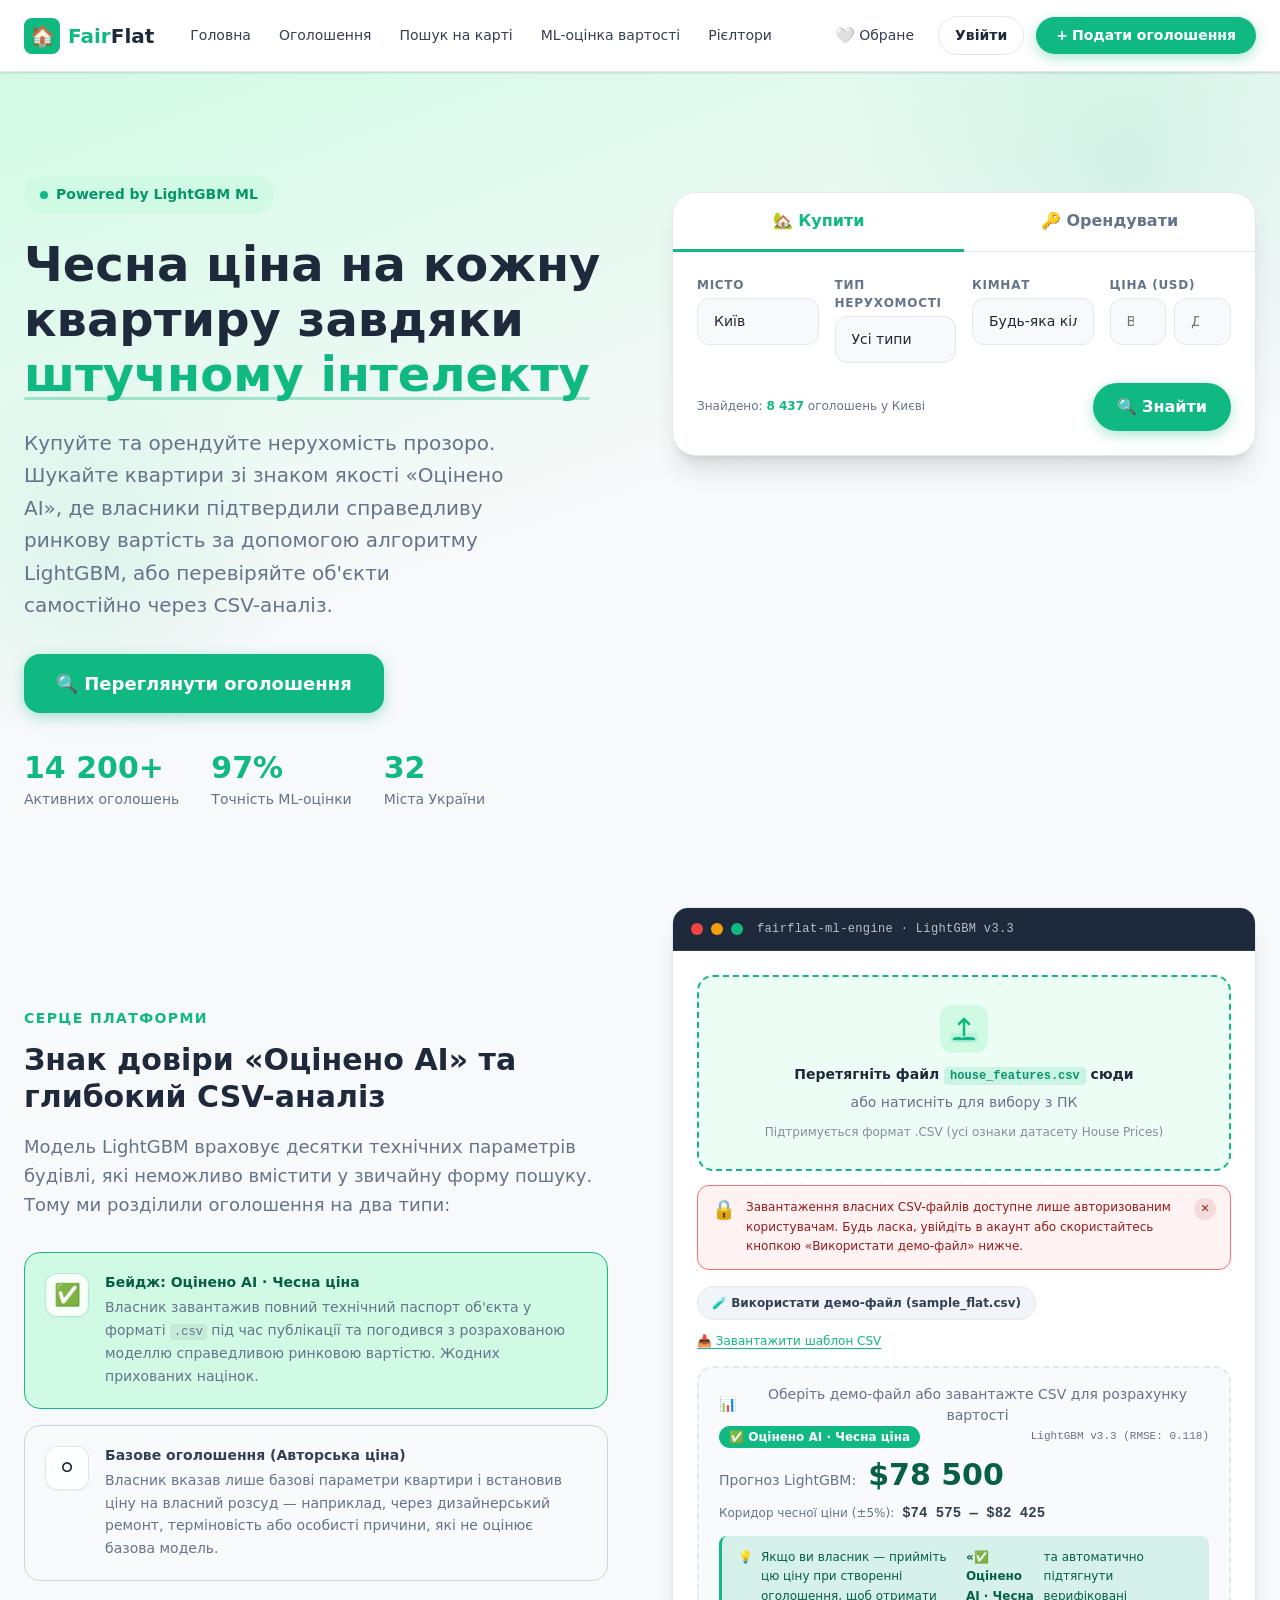
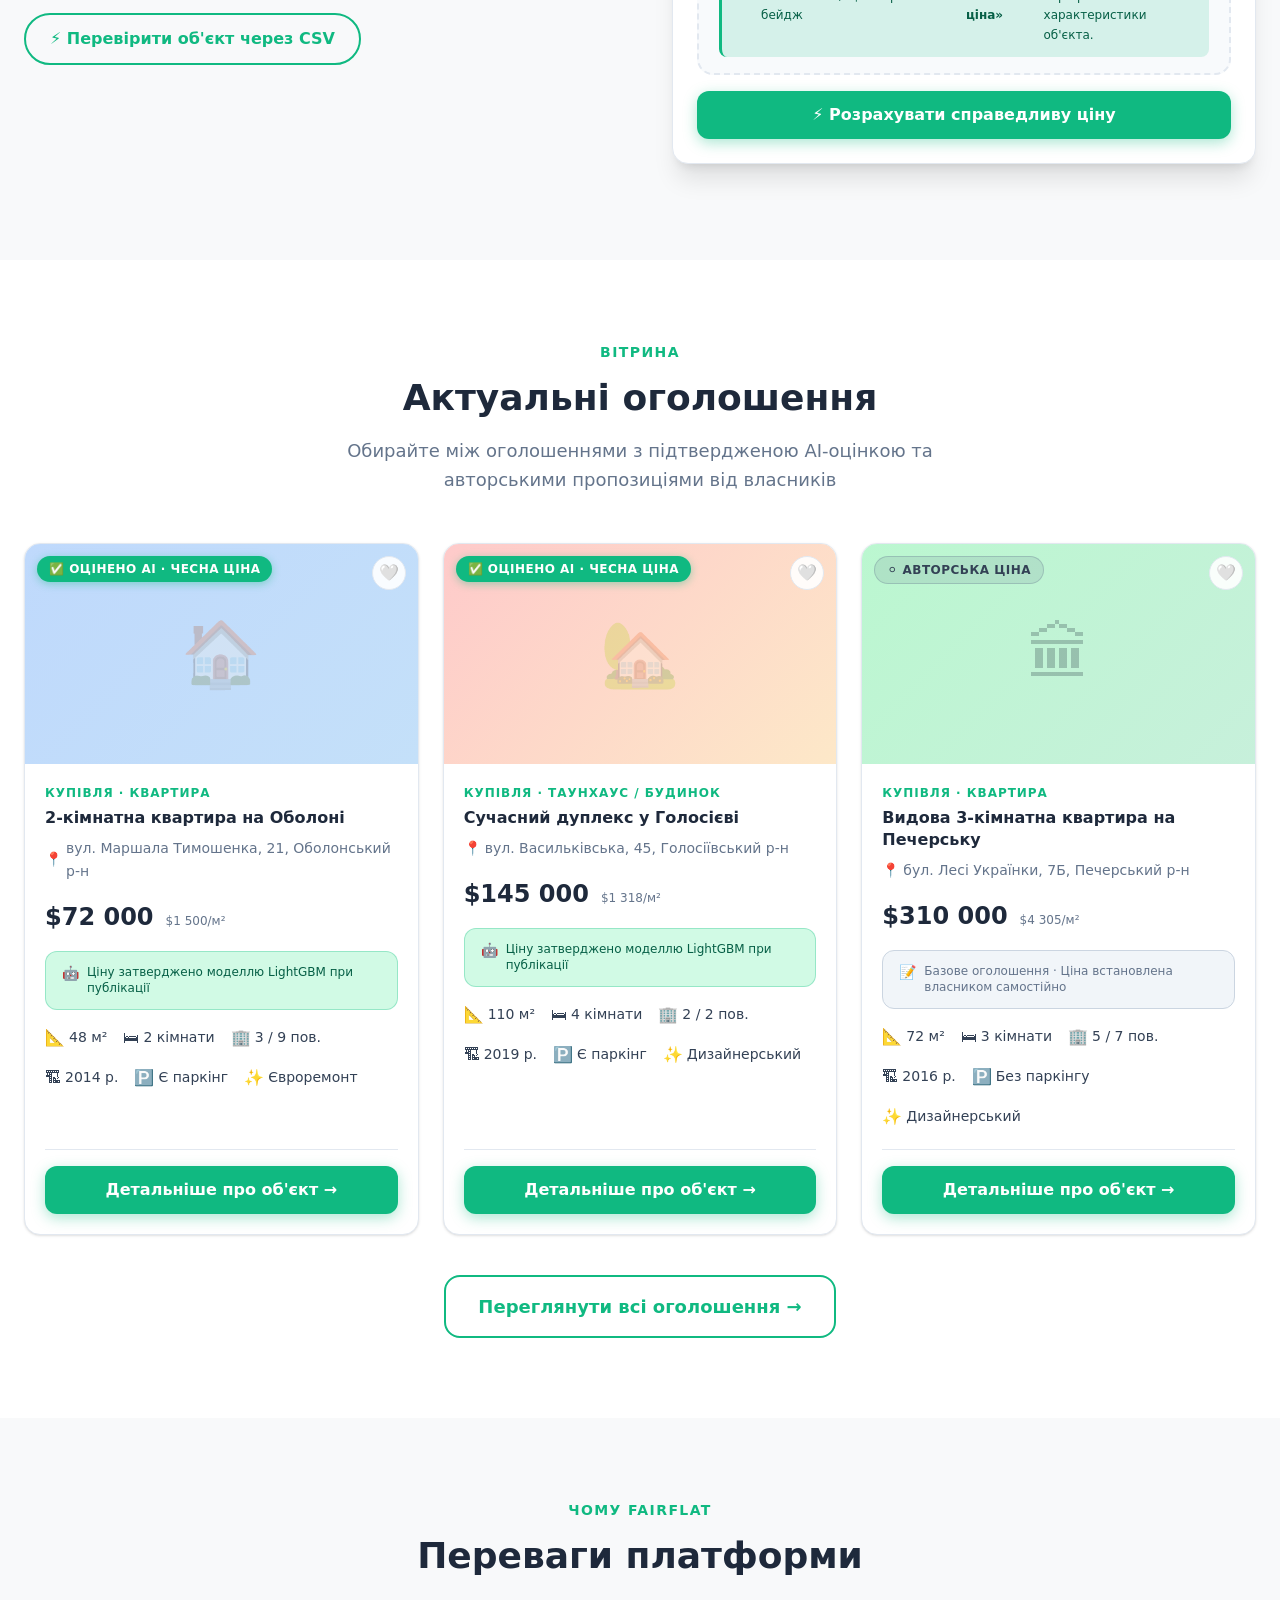
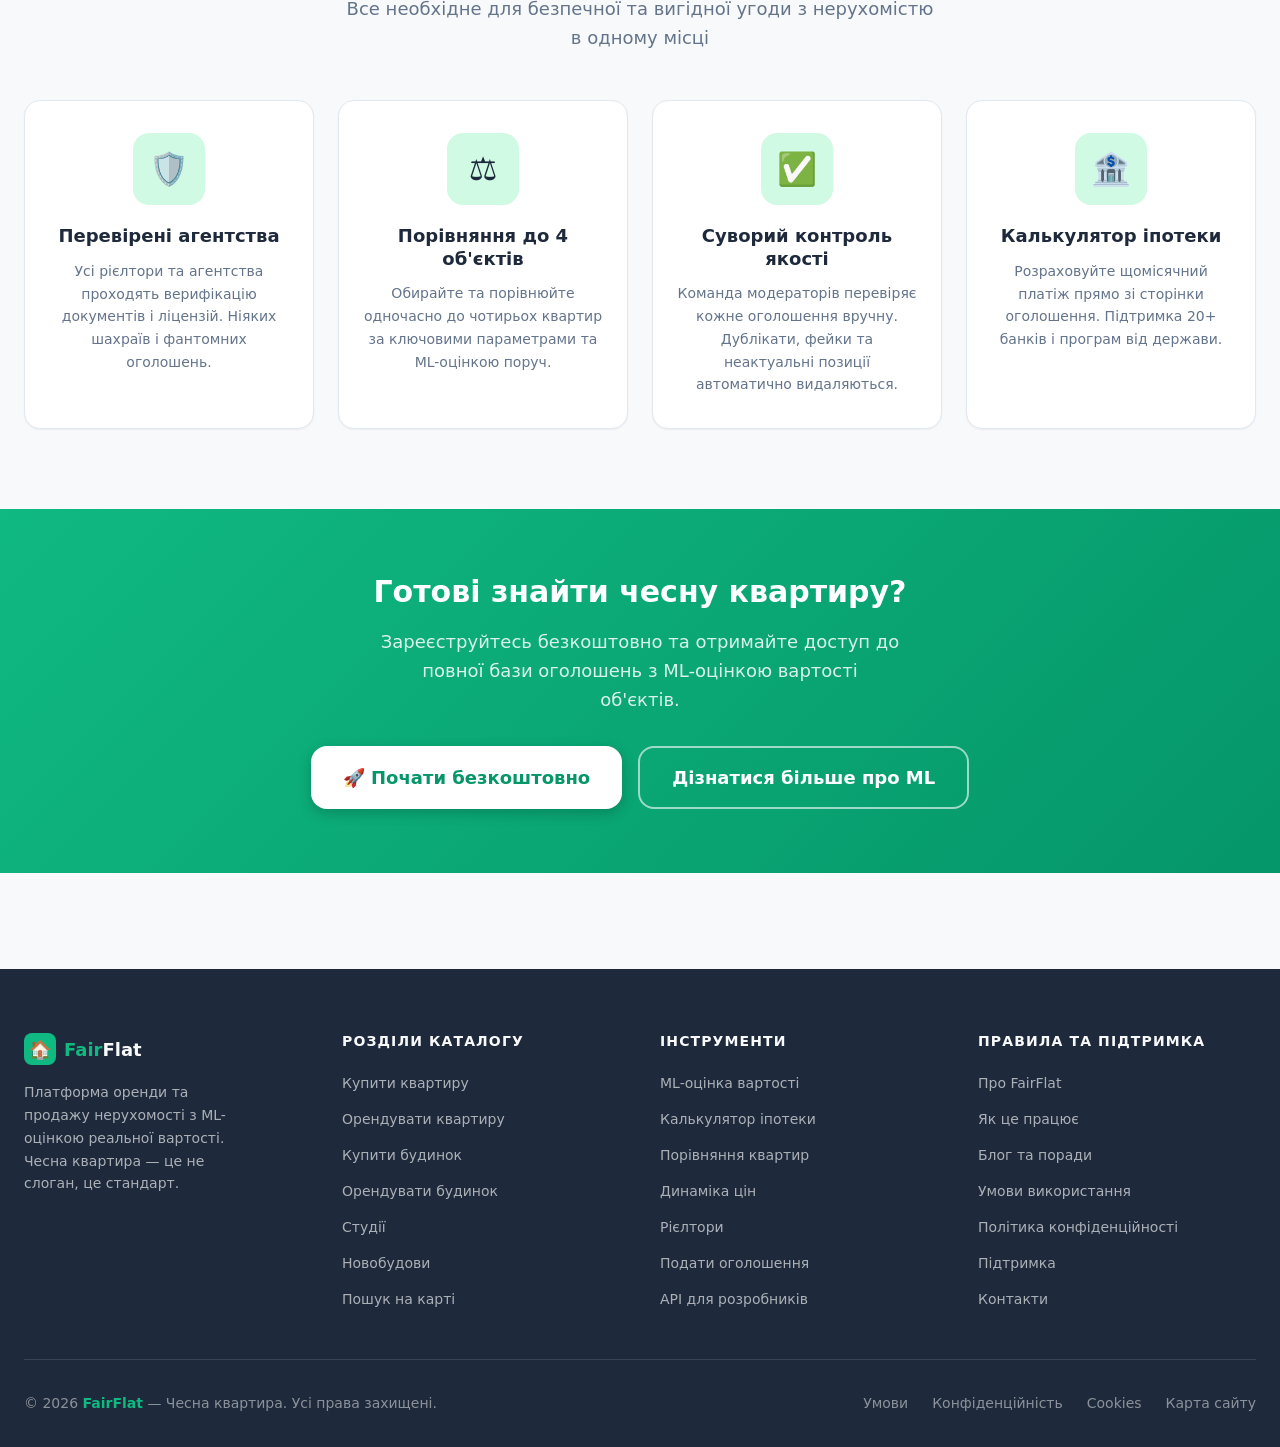
<file: index.html>
<!DOCTYPE html>
<html lang="uk">
<head>
  <meta charset="UTF-8" />
  <meta name="viewport" content="width=device-width, initial-scale=1.0" />
  <meta name="description" content="FairFlat — платформа оренди та продажу нерухомості з ML-оцінкою реальної вартості (LightGBM). Чесна ціна на кожну квартиру." />
  <meta name="keywords" content="нерухомість, квартира, оренда, продаж, ML оцінка, FairFlat" />
  <meta property="og:title"       content="FairFlat — Чесна квартира" />
  <meta property="og:description" content="Оренда та продаж житла з ML-оцінкою реальної вартості." />
  <meta property="og:type"        content="website" />

  <title>FairFlat — Чесна квартира</title>

  <!-- Стилі: порядок важливий — variables спочатку -->
  <link rel="stylesheet" href="css/variables.css" />
  <link rel="stylesheet" href="css/layout.css" />
  <link rel="stylesheet" href="css/landing.css" />
</head>
<body>

<!-- ============================================================
     HEADER — повністю статичний HTML, без JS-рендерингу
     Адаптивність: виключно CSS @media queries у layout.css
     ============================================================ -->
<header class="site-header" role="banner">
  <div class="container">

    <!-- Логотип -->
    <a href="/" class="header-logo" aria-label="FairFlat — головна сторінка">
      <span class="header-logo__icon" aria-hidden="true">🏠</span>
      <span class="header-logo__text">
        <span>Fair</span><span>Flat</span>
      </span>
    </a>

    <!-- Основне навігаційне меню -->
    <nav class="header-nav" aria-label="Головна навігація">
      <ul class="header-nav__list" role="list">
        <li>
          <a href="index.html" class="header-nav__link">Головна</a>
        </li>
        <li>
          <a href="listings.html" class="header-nav__link">Оголошення</a>
        </li>
        <li>
          <a href="#map-search" class="header-nav__link">Пошук на карті</a>
        </li>
        <li>
          <a href="#ml-section" class="header-nav__link">ML-оцінка вартості</a>
        </li>
        <li>
          <a href="#agents" class="header-nav__link">Рієлтори</a>
        </li>
        <li>
          <a href="#calculator" class="header-nav__link">Калькулятор іпотеки</a>
        </li>
      </ul>
    </nav>

    <!-- Дії у шапці -->
    <div class="header-actions">
      <a href="/favorites" class="header-actions__favorites" aria-label="Обране">
        <span class="icon" aria-hidden="true">🤍</span>
        <span class="fav-label">Обране</span>
      </a>

      <button class="btn-login" type="button" aria-label="Увійти до акаунту">
        Увійти
      </button>

      <a href="/post" class="btn-post" aria-label="Подати оголошення">
        <span aria-hidden="true">+</span>
        <span class="post-label">Подати оголошення</span>
      </a>
    </div>

  </div>
</header>
<!-- /HEADER -->


<!-- ============================================================
     MAIN CONTENT
     ============================================================ -->
<main id="main-content">

  <!-- ══════════════════════════════════════════════════════════
       HERO SECTION
       ══════════════════════════════════════════════════════════ -->
  <section class="hero" aria-labelledby="hero-title">
    <div class="container">
      <div class="hero__inner">

        <!-- Лівий контент -->
        <div class="hero__content">
          <div class="hero__badge" role="status">
            <span class="hero__badge-dot" aria-hidden="true"></span>
            Powered by LightGBM ML
          </div>

          <h1 class="hero__title" id="hero-title">
            Чесна ціна на кожну квартиру завдяки
            <span class="hero__title-accent">штучному інтелекту</span>
          </h1>

          <p class="hero__subtitle">
            Купуйте та орендуйте нерухомість прозоро. Шукайте квартири зі знаком якості «Оцінено AI», де власники підтвердили справедливу ринкову вартість за допомогою алгоритму LightGBM, або перевіряйте об'єкти самостійно через CSV-аналіз.
          </p>

          <div class="hero__actions">
            <a href="#listings" class="btn btn--primary btn--lg">
              🔍 Переглянути оголошення
            </a>
          </div>

          <div class="hero__stats" role="list" aria-label="Статистика платформи">
            <div class="hero__stat" role="listitem">
              <span class="hero__stat-value">14 200+</span>
              <span class="hero__stat-label">Активних оголошень</span>
            </div>
            <div class="hero__stat" role="listitem">
              <span class="hero__stat-value">97%</span>
              <span class="hero__stat-label">Точність ML-оцінки</span>
            </div>
            <div class="hero__stat" role="listitem">
              <span class="hero__stat-value">32</span>
              <span class="hero__stat-label">Міста України</span>
            </div>
          </div>
        </div><!-- /hero__content -->

        <!-- Правий блок — пошуковий віджет -->
        <aside class="search-widget" aria-label="Швидкий пошук нерухомості">

          <!-- Таби: перемикаються через data-атрибути, JS у main.js -->
          <div class="search-widget__tabs"
               data-search-tabs
               role="tablist"
               aria-label="Тип угоди">

            <button class="search-tab"
                    role="tab"
                    data-tab="buy"
                    aria-selected="true"
                    aria-controls="tab-panel-buy"
                    type="button">
              🏡 Купити
            </button>

            <button class="search-tab"
                    role="tab"
                    data-tab="rent"
                    aria-selected="false"
                    aria-controls="tab-panel-rent"
                    type="button">
              🔑 Орендувати
            </button>
          </div>

          <!-- Панель «Купити» -->
          <div class="search-widget__body"
               data-tab-panel="buy"
               id="tab-panel-buy"
               role="tabpanel"
               aria-label="Пошук для купівлі">

            <form class="search-form" action="/search" method="get" aria-label="Форма пошуку нерухомості для купівлі">
              <input type="hidden" name="deal" value="buy" />

              <div class="search-fields">
                <!-- Місто -->
                <div class="search-field">
                  <label class="search-field__label" for="buy-city">Місто</label>
                  <select class="search-field__control" id="buy-city" name="city">
                    <option value="">Усі міста</option>
                    <option value="kyiv" selected>Київ</option>
                    <option value="lviv">Львів</option>
                    <option value="odesa">Одеса</option>
                    <option value="kharkiv">Харків</option>
                    <option value="dnipro">Дніпро</option>
                    <option value="zaporizhzhia">Запоріжжя</option>
                  </select>
                </div>

                <!-- Тип нерухомості -->
                <div class="search-field">
                  <label class="search-field__label" for="buy-type">Тип нерухомості</label>
                  <select class="search-field__control" id="buy-type" name="type">
                    <option value="">Усі типи</option>
                    <option value="apartment">Квартира</option>
                    <option value="house">Будинок</option>
                    <option value="studio">Студія</option>
                    <option value="penthouse">Пентхаус</option>
                  </select>
                </div>

                <!-- Кімнат -->
                <div class="search-field">
                  <label class="search-field__label" for="buy-rooms">Кімнат</label>
                  <select class="search-field__control" id="buy-rooms" name="rooms">
                    <option value="">Будь-яка кількість</option>
                    <option value="1">1 кімната</option>
                    <option value="2">2 кімнати</option>
                    <option value="3">3 кімнати</option>
                    <option value="4">4+ кімнати</option>
                  </select>
                </div>

                <!-- Діапазон цін -->
                <div class="search-field">
                  <label class="search-field__label" for="buy-price-min">Ціна (USD)</label>
                  <div class="search-price">
                    <input class="search-field__control"
                           type="number"
                           id="buy-price-min"
                           name="price_min"
                           placeholder="Від"
                           min="0"
                           step="1000" />
                    <input class="search-field__control"
                           type="number"
                           name="price_max"
                           placeholder="До"
                           aria-label="Максимальна ціна"
                           min="0"
                           step="1000" />
                  </div>
                </div>
              </div>

              <div class="search-widget__footer">
                <p class="search-widget__hint">
                  Знайдено: <b>8 437</b> оголошень у Києві
                </p>
                <button class="btn btn--primary" type="submit">
                  🔍 Знайти
                </button>
              </div>
            </form>
          </div>

          <!-- Панель «Орендувати» -->
          <div class="search-widget__body"
               data-tab-panel="rent"
               id="tab-panel-rent"
               role="tabpanel"
               aria-label="Пошук для оренди"
               hidden>

            <form class="search-form" action="/search" method="get" aria-label="Форма пошуку нерухомості для оренди">
              <input type="hidden" name="deal" value="rent" />

              <div class="search-fields">
                <!-- Місто -->
                <div class="search-field">
                  <label class="search-field__label" for="rent-city">Місто</label>
                  <select class="search-field__control" id="rent-city" name="city">
                    <option value="">Усі міста</option>
                    <option value="kyiv" selected>Київ</option>
                    <option value="lviv">Львів</option>
                    <option value="odesa">Одеса</option>
                    <option value="kharkiv">Харків</option>
                    <option value="dnipro">Дніпро</option>
                  </select>
                </div>

                <!-- Тип нерухомості -->
                <div class="search-field">
                  <label class="search-field__label" for="rent-type">Тип нерухомості</label>
                  <select class="search-field__control" id="rent-type" name="type">
                    <option value="">Усі типи</option>
                    <option value="apartment">Квартира</option>
                    <option value="house">Будинок</option>
                    <option value="studio">Студія</option>
                  </select>
                </div>

                <!-- Кімнат -->
                <div class="search-field">
                  <label class="search-field__label" for="rent-rooms">Кімнат</label>
                  <select class="search-field__control" id="rent-rooms" name="rooms">
                    <option value="">Будь-яка кількість</option>
                    <option value="1">1 кімната</option>
                    <option value="2">2 кімнати</option>
                    <option value="3">3 кімнати</option>
                    <option value="4">4+ кімнати</option>
                  </select>
                </div>

                <!-- Ціна оренди -->
                <div class="search-field">
                  <label class="search-field__label" for="rent-price-min">Орендна плата (USD/міс)</label>
                  <div class="search-price">
                    <input class="search-field__control"
                           type="number"
                           id="rent-price-min"
                           name="price_min"
                           placeholder="Від"
                           min="0"
                           step="50" />
                    <input class="search-field__control"
                           type="number"
                           name="price_max"
                           placeholder="До"
                           aria-label="Максимальна орендна плата"
                           min="0"
                           step="50" />
                  </div>
                </div>
              </div>

              <div class="search-widget__footer">
                <p class="search-widget__hint">
                  Знайдено: <b>3 119</b> оголошень про оренду
                </p>
                <button class="btn btn--primary" type="submit">
                  🔍 Знайти
                </button>
              </div>
            </form>
          </div>

        </aside><!-- /search-widget -->

      </div><!-- /hero__inner -->
    </div><!-- /container -->
  </section>
  <!-- /HERO -->


  <!-- ══════════════════════════════════════════════════════════
       ML SECTION — Знак «Оцінено AI» та CSV-прогноз
       ══════════════════════════════════════════════════════════ -->
  <section class="ml-section" id="ml-section" aria-labelledby="ml-title">
    <div class="container">

      <!-- Ліва колонка: концепція та картки типів -->
      <div class="ml-section__content">
        <span class="section__eyebrow">Серце платформи</span>
        <h2 class="ml-section__title" id="ml-title">
          Знак довіри «Оцінено AI» та глибокий CSV-аналіз
        </h2>
        <p class="ml-section__text">
          Модель LightGBM враховує десятки технічних параметрів будівлі, які неможливо вмістити у звичайну форму пошуку. Тому ми розділили оголошення на два типи:
        </p>

        <!-- 2 картки-пояснення типів оголошень -->
        <div class="listing-types" role="list" aria-label="Типи оголошень на платформі">

          <!-- Тип 1: Оцінено AI -->
          <div class="listing-type-card listing-type-card--ai" role="listitem">
            <div class="listing-type-card__icon-wrap" aria-hidden="true">
              <span class="listing-type-card__icon">✅</span>
            </div>
            <div class="listing-type-card__content">
              <p class="listing-type-card__label">Бейдж: Оцінено AI · Чесна ціна</p>
              <p class="listing-type-card__desc">
                Власник завантажив повний технічний паспорт об'єкта у форматі <code>.csv</code> під час публікації та погодився з розрахованою моделлю справедливою ринковою вартістю. Жодних прихованих націнок.
              </p>
            </div>
          </div>

          <!-- Тип 2: Базове оголошення -->
          <div class="listing-type-card listing-type-card--base" role="listitem">
            <div class="listing-type-card__icon-wrap" aria-hidden="true">
              <span class="listing-type-card__icon">⚪</span>
            </div>
            <div class="listing-type-card__content">
              <p class="listing-type-card__label">Базове оголошення (Авторська ціна)</p>
              <p class="listing-type-card__desc">
                Власник вказав лише базові параметри квартири і встановив ціну на власний розсуд — наприклад, через дизайнерський ремонт, терміновість або особисті причини, які не оцінює базова модель.
              </p>
            </div>
          </div>

        </div><!-- /listing-types -->

        <a href="#ml-demo" class="btn btn--outline">
          ⚡ Перевірити об'єкт через CSV
        </a>
      </div><!-- /ml-section__content -->

      <!-- Права колонка: CSV-інтерфейс -->
      <div class="ml-demo" id="ml-demo" aria-label="Демо CSV-прогнозу LightGBM">

        <div class="ml-demo__header" aria-hidden="true">
          <span class="ml-demo__dot"></span>
          <span class="ml-demo__dot"></span>
          <span class="ml-demo__dot"></span>
          <span class="ml-demo__title-bar">fairflat-ml-engine · LightGBM v3.3</span>
        </div>

        <div class="ml-demo__body">
          <h3 class="visually-hidden">Модуль CSV-прогнозу вартості</h3>

          <form class="ml-demo__csv-form"
                data-ml-csv-form
                aria-label="Завантаження CSV для прогнозу вартості нерухомості">

            <!-- Drag & Drop зона -->
            <div class="csv-upload-area">
              <label class="csv-dropzone"
                     for="ml-csv-file"
                     id="csv-dropzone-label"
                     data-csv-dropzone
                     tabindex="0"
                     role="button"
                     aria-label="Перетягніть CSV-файл або натисніть для вибору">

                <span class="csv-dropzone__icon" aria-hidden="true">
                  <svg width="48" height="48" viewBox="0 0 48 48" fill="none" xmlns="http://www.w3.org/2000/svg" aria-hidden="true">
                    <rect width="48" height="48" rx="12" fill="#D1FAE5"/>
                    <path d="M14 34h20M24 14v16m0-16-5 5m5-5 5 5" stroke="#10B981" stroke-width="2.5" stroke-linecap="round" stroke-linejoin="round"/>
                    <rect x="10" y="28" width="28" height="10" rx="4" fill="#10B981" fill-opacity=".12"/>
                    <path d="M16 33h4m4 0h8" stroke="#10B981" stroke-width="2" stroke-linecap="round"/>
                  </svg>
                </span>

                <span class="csv-dropzone__title">
                  Перетягніть файл <code>house_features.csv</code> сюди
                </span>
                <span class="csv-dropzone__subtitle">або натисніть для вибору з ПК</span>
                <span class="csv-dropzone__meta">
                  Підтримується формат .CSV (усі ознаки датасету House Prices)
                </span>
              </label>

              <input type="file"
                     id="ml-csv-file"
                     name="csv_file"
                     accept=".csv"
                     class="csv-file-input"
                     data-csv-input
                     aria-label="Вибір CSV-файлу" />
            </div>

            <!-- Блок повідомлення про авторизацію для гостя (hidden за замовчуванням) -->
            <div class="csv-auth-notice" data-csv-auth-notice hidden role="alert">
              <div class="csv-auth-notice__content">
                <span class="csv-auth-notice__icon" aria-hidden="true">🔒</span>
                <p class="csv-auth-notice__text">
                  Завантаження власних CSV-файлів доступне лише авторизованим користувачам. Будь ласка, увійдіть в акаунт або скористайтесь кнопкою «Використати демо-файл» нижче.
                </p>
              </div>
              <button type="button" class="csv-auth-notice__close" data-csv-auth-close aria-label="Закрити повідомлення">✕</button>
            </div>

            <!-- Панель інструментів під дропзоною: кнопка-чіп та посилання-шаблон -->
            <div class="csv-sample-bar">
              <button class="csv-sample-chip"
                      type="button"
                      data-csv-use-demo
                      aria-label="Використати демо-файл sample_flat.csv">
                🧪 Використати демо-файл (sample_flat.csv)
              </button>

              <a class="csv-template-link"
                 href="#"
                 download="fairflat_house_features_template.csv"
                 data-csv-download-template
                 aria-label="Завантажити шаблон CSV з прикладом ознак">
                📥 Завантажити шаблон CSV
              </a>
            </div>

            <!-- Плашка прикріпленого файлу (.csv-file-pill) -->
            <div class="csv-file-pill" data-csv-file-pill hidden>
              <div class="csv-file-pill__header">
                <span class="csv-file-pill__icon" aria-hidden="true">📄</span>
                <span class="csv-file-pill__name" data-csv-file-name>sample_flat_kyiv.csv</span>
                <span class="csv-file-pill__badge">Готовий до аналізу</span>
                <button class="csv-file-pill__remove"
                        type="button"
                        data-csv-remove
                        aria-label="Видалити вибраний файл">✕</button>
              </div>
              <div class="csv-file-pill__preview" data-csv-preview>
                <!-- Динамічно заповнюється прев'ю витягнутих параметрів із CSV -->
              </div>
            </div>

            <!-- Блок результату -->
            <div class="ml-demo__result"
                 data-ml-demo-result
                 role="region"
                 aria-live="polite"
                 aria-label="Результат прогнозу LightGBM">

              <div class="ml-demo__result-placeholder" data-ml-placeholder>
                <span aria-hidden="true">📊</span>
                Оберіть демо-файл або завантажте CSV для розрахунку вартості
              </div>

              <!-- Блок успішного результату -->
              <div class="csv-result-success" data-csv-result hidden>
                <div class="csv-result-success__header">
                  <span class="csv-result-success__badge">✅ Оцінено AI · Чесна ціна</span>
                  <span class="csv-result-success__model">LightGBM v3.3 (RMSE: 0.118)</span>
                </div>
                <div class="csv-result-success__price-wrap">
                  <span class="csv-result-success__label">Прогноз LightGBM:</span>
                  <strong class="csv-result-success__price" data-csv-price>$78 500</strong>
                </div>
                <div class="csv-result-success__corridor">
                  <span class="csv-result-success__corridor-label">Коридор чесної ціни (±5%):</span>
                  <span class="csv-result-success__corridor-range" data-csv-corridor>$74 575 — $82 425</span>
                </div>
                <div class="csv-result-success__tip">
                  <span aria-hidden="true">💡</span>
                  Якщо ви власник — прийміть цю ціну при створенні оголошення, щоб отримати бейдж
                  <strong>«✅ Оцінено AI · Чесна ціна»</strong> та автоматично підтягнути верифіковані характеристики об'єкта.
                </div>
              </div>

            </div><!-- /ml-demo__result -->

            <button class="btn btn--primary btn--full"
                    type="submit"
                    data-ml-submit>
              ⚡ Розрахувати справедливу ціну
            </button>

          </form>
        </div><!-- /ml-demo__body -->

      </div><!-- /ml-demo -->

    </div><!-- /container -->
  </section>
  <!-- /ML SECTION -->



  <!-- ══════════════════════════════════════════════════════════
       LISTINGS SHOWCASE
       ══════════════════════════════════════════════════════════ -->
  <section class="listings-section" id="listings" aria-labelledby="listings-title">
    <div class="container">

      <header class="section__header">
        <span class="section__eyebrow">Вітрина</span>
        <h2 class="section__title" id="listings-title">Актуальні оголошення</h2>
        <p class="section__subtitle">
          Обирайте між оголошеннями з підтвердженою AI-оцінкою та авторськими пропозиціями від власників
        </p>
      </header>

      <div class="listings-grid" role="list" aria-label="Картки оголошень">

        <!-- ── Card 1: Оцінено AI (Оболонь) ───────────────── -->
        <article class="property-card" role="listitem" aria-label="2-кімнатна квартира на Оболоні">

          <div class="property-card__image property-card__image--1" aria-hidden="true">
            <a href="listings.html?id=1" class="property-card__image-link" tabindex="-1" aria-hidden="true">
              <div class="property-card__image-bg">🏠</div>
            </a>
            <span class="property-card__badge property-card__badge--ai">
              ✅ ОЦІНЕНО AI · ЧЕСНА ЦІНА
            </span>
            <button class="property-card__fav"
                    data-fav-btn
                    type="button"
                    aria-label="Додати в обране"
                    aria-pressed="false">
              🤍
            </button>
          </div>

          <div class="property-card__body">
            <p class="property-card__type">Купівля · Квартира</p>
            <h3 class="property-card__title">
              <a href="listings.html?id=1" class="property-card__title-link">2-кімнатна квартира на Оболоні</a>
            </h3>
            <p class="property-card__location">
              <span aria-hidden="true">📍</span> вул. Маршала Тимошенка, 21, Оболонський р-н
            </p>

            <div class="property-card__price-row">
              <span class="property-card__price">$72 000</span>
              <span class="property-card__price-per-sqm">$1 500/м²</span>
            </div>

            <!-- Плашка верифікації AI -->
            <div class="property-card__verification property-card__verification--ai"
                 aria-label="Ціну підтверджено моделлю LightGBM">
              <span class="property-card__verification-icon" aria-hidden="true">🤖</span>
              <span class="property-card__verification-text">
                Ціну затверджено моделлю LightGBM при публікації
              </span>
            </div>

            <ul class="property-card__features" aria-label="Характеристики">
              <li class="property-card__feature">
                <span class="property-card__feature-icon" aria-hidden="true">📐</span>
                <span>48 м²</span>
              </li>
              <li class="property-card__feature">
                <span class="property-card__feature-icon" aria-hidden="true">🛏</span>
                <span>2 кімнати</span>
              </li>
              <li class="property-card__feature">
                <span class="property-card__feature-icon" aria-hidden="true">🏢</span>
                <span>3 / 9 пов.</span>
              </li>
              <li class="property-card__feature">
                <span class="property-card__feature-icon" aria-hidden="true">🏗</span>
                <span>2014 р.</span>
              </li>
              <li class="property-card__feature">
                <span class="property-card__feature-icon" aria-hidden="true">🅿️</span>
                <span>Є паркінг</span>
              </li>
              <li class="property-card__feature">
                <span class="property-card__feature-icon" aria-hidden="true">✨</span>
                <span>Євроремонт</span>
              </li>
            </ul>

            <div class="property-card__footer">
              <a href="listings.html?id=1" class="btn btn--primary btn--full">Детальніше про об'єкт →</a>
            </div>
          </div>
        </article>

        <!-- ── Card 2: Оцінено AI (Голосіїв, Дуплекс) ─────────── -->
        <article class="property-card" role="listitem" aria-label="Сучасний дуплекс у Голосієві">

          <div class="property-card__image property-card__image--2" aria-hidden="true">
            <a href="listings.html?id=2" class="property-card__image-link" tabindex="-1" aria-hidden="true">
              <div class="property-card__image-bg">🏡</div>
            </a>
            <span class="property-card__badge property-card__badge--ai">
              ✅ ОЦІНЕНО AI · ЧЕСНА ЦІНА
            </span>
            <button class="property-card__fav"
                    data-fav-btn
                    type="button"
                    aria-label="Додати в обране"
                    aria-pressed="false">
              🤍
            </button>
          </div>

          <div class="property-card__body">
            <p class="property-card__type">Купівля · Таунхаус / Будинок</p>
            <h3 class="property-card__title">
              <a href="listings.html?id=2" class="property-card__title-link">Сучасний дуплекс у Голосієві</a>
            </h3>
            <p class="property-card__location">
              <span aria-hidden="true">📍</span> вул. Васильківська, 45, Голосіївський р-н
            </p>

            <div class="property-card__price-row">
              <span class="property-card__price">$145 000</span>
              <span class="property-card__price-per-sqm">$1 318/м²</span>
            </div>

            <!-- Плашка верифікації AI -->
            <div class="property-card__verification property-card__verification--ai"
                 aria-label="Ціну підтверджено моделлю LightGBM">
              <span class="property-card__verification-icon" aria-hidden="true">🤖</span>
              <span class="property-card__verification-text">
                Ціну затверджено моделлю LightGBM при публікації
              </span>
            </div>

            <ul class="property-card__features" aria-label="Характеристики">
              <li class="property-card__feature">
                <span class="property-card__feature-icon" aria-hidden="true">📐</span>
                <span>110 м²</span>
              </li>
              <li class="property-card__feature">
                <span class="property-card__feature-icon" aria-hidden="true">🛏</span>
                <span>4 кімнати</span>
              </li>
              <li class="property-card__feature">
                <span class="property-card__feature-icon" aria-hidden="true">🏢</span>
                <span>2 / 2 пов.</span>
              </li>
              <li class="property-card__feature">
                <span class="property-card__feature-icon" aria-hidden="true">🏗</span>
                <span>2019 р.</span>
              </li>
              <li class="property-card__feature">
                <span class="property-card__feature-icon" aria-hidden="true">🅿️</span>
                <span>Є паркінг</span>
              </li>
              <li class="property-card__feature">
                <span class="property-card__feature-icon" aria-hidden="true">✨</span>
                <span>Дизайнерський</span>
              </li>
            </ul>

            <div class="property-card__footer">
              <a href="listings.html?id=2" class="btn btn--primary btn--full">Детальніше про об'єкт →</a>
            </div>
          </div>
        </article>

        <!-- ── Card 3: Авторська ціна (Печерськ) ──────────── -->
        <article class="property-card" role="listitem" aria-label="Квартира на Печерську">

          <div class="property-card__image property-card__image--3" aria-hidden="true">
            <a href="listings.html?id=3" class="property-card__image-link" tabindex="-1" aria-hidden="true">
              <div class="property-card__image-bg">🏛</div>
            </a>
            <span class="property-card__badge property-card__badge--base">
              ⚪ АВТОРСЬКА ЦІНА
            </span>
            <button class="property-card__fav"
                    data-fav-btn
                    type="button"
                    aria-label="Додати в обране"
                    aria-pressed="false">
              🤍
            </button>
          </div>

          <div class="property-card__body">
            <p class="property-card__type">Купівля · Квартира</p>
            <h3 class="property-card__title">
              <a href="listings.html?id=3" class="property-card__title-link">Видова 3-кімнатна квартира на Печерську</a>
            </h3>
            <p class="property-card__location">
              <span aria-hidden="true">📍</span> бул. Лесі Українки, 7Б, Печерський р-н
            </p>

            <div class="property-card__price-row">
              <span class="property-card__price">$310 000</span>
              <span class="property-card__price-per-sqm">$4 305/м²</span>
            </div>

            <!-- Нейтральний підпис базового оголошення -->
            <div class="property-card__verification property-card__verification--base"
                 aria-label="Базове оголошення без AI-верифікації">
              <span class="property-card__verification-icon" aria-hidden="true">📝</span>
              <span class="property-card__verification-text">
                Базове оголошення · Ціна встановлена власником самостійно
              </span>
            </div>

            <ul class="property-card__features" aria-label="Характеристики">
              <li class="property-card__feature">
                <span class="property-card__feature-icon" aria-hidden="true">📐</span>
                <span>72 м²</span>
              </li>
              <li class="property-card__feature">
                <span class="property-card__feature-icon" aria-hidden="true">🛏</span>
                <span>3 кімнати</span>
              </li>
              <li class="property-card__feature">
                <span class="property-card__feature-icon" aria-hidden="true">🏢</span>
                <span>5 / 7 пов.</span>
              </li>
              <li class="property-card__feature">
                <span class="property-card__feature-icon" aria-hidden="true">🏗</span>
                <span>2016 р.</span>
              </li>
              <li class="property-card__feature">
                <span class="property-card__feature-icon" aria-hidden="true">🅿️</span>
                <span>Без паркінгу</span>
              </li>
              <li class="property-card__feature">
                <span class="property-card__feature-icon" aria-hidden="true">✨</span>
                <span>Дизайнерський</span>
              </li>
            </ul>

            <div class="property-card__footer">
              <a href="listings.html?id=3" class="btn btn--primary btn--full">Детальніше про об'єкт →</a>
            </div>
          </div>
        </article>

      </div><!-- /listings-grid -->

      <div class="text-center" style="margin-top: var(--space-10);">
        <a href="listings.html" class="btn btn--outline btn--lg">
          Переглянути всі оголошення →
        </a>
      </div>

    </div><!-- /container -->
  </section>
  <!-- /LISTINGS -->


  <!-- ══════════════════════════════════════════════════════════
       BENEFITS SECTION
       ══════════════════════════════════════════════════════════ -->
  <section class="benefits-section" id="benefits" aria-labelledby="benefits-title">
    <div class="container">

      <header class="section__header">
        <span class="section__eyebrow">Чому FairFlat</span>
        <h2 class="section__title" id="benefits-title">Переваги платформи</h2>
        <p class="section__subtitle">
          Все необхідне для безпечної та вигідної угоди з нерухомістю в одному місці
        </p>
      </header>

      <div class="benefits-grid" role="list" aria-label="Переваги FairFlat">

        <!-- Картка 1 -->
        <article class="benefit-card" role="listitem">
          <div class="benefit-card__icon-wrap" aria-hidden="true">
            <span class="icon">🛡️</span>
          </div>
          <h3 class="benefit-card__title">Перевірені агентства</h3>
          <p class="benefit-card__text">
            Усі рієлтори та агентства проходять верифікацію документів і ліцензій. Ніяких шахраїв і фантомних оголошень.
          </p>
        </article>

        <!-- Картка 2 -->
        <article class="benefit-card" role="listitem">
          <div class="benefit-card__icon-wrap" aria-hidden="true">
            <span class="icon">⚖️</span>
          </div>
          <h3 class="benefit-card__title">Порівняння до 4 об'єктів</h3>
          <p class="benefit-card__text">
            Обирайте та порівнюйте одночасно до чотирьох квартир за ключовими параметрами та ML-оцінкою поруч.
          </p>
        </article>

        <!-- Картка 3 -->
        <article class="benefit-card" role="listitem">
          <div class="benefit-card__icon-wrap" aria-hidden="true">
            <span class="icon">✅</span>
          </div>
          <h3 class="benefit-card__title">Суворий контроль якості</h3>
          <p class="benefit-card__text">
            Команда модераторів перевіряє кожне оголошення вручну. Дублікати, фейки та неактуальні позиції автоматично видаляються.
          </p>
        </article>

        <!-- Картка 4 -->
        <article class="benefit-card" role="listitem">
          <div class="benefit-card__icon-wrap" aria-hidden="true">
            <span class="icon">🏦</span>
          </div>
          <h3 class="benefit-card__title">Калькулятор іпотеки</h3>
          <p class="benefit-card__text">
            Розраховуйте щомісячний платіж прямо зі сторінки оголошення. Підтримка 20+ банків і програм від держави.
          </p>
        </article>

      </div><!-- /benefits-grid -->

    </div><!-- /container -->
  </section>
  <!-- /BENEFITS -->


  <!-- ══════════════════════════════════════════════════════════
       CTA STRIP
       ══════════════════════════════════════════════════════════ -->
  <section class="cta-strip" aria-labelledby="cta-title">
    <div class="container">
      <h2 class="cta-strip__title" id="cta-title">
        Готові знайти чесну квартиру?
      </h2>
      <p class="cta-strip__text">
        Зареєструйтесь безкоштовно та отримайте доступ до повної бази оголошень з ML-оцінкою вартості об'єктів.
      </p>
      <div class="cta-strip__actions">
        <a href="/register" class="btn btn--cta-white btn--lg">
          🚀 Почати безкоштовно
        </a>
        <a href="#ml-section" class="btn btn--cta-outline btn--lg">
          Дізнатися більше про ML
        </a>
      </div>
    </div>
  </section>
  <!-- /CTA STRIP -->

</main>
<!-- /MAIN CONTENT -->


<!-- ============================================================
     FOOTER — повністю статичний HTML, без JS-рендерингу
     Адаптивність: виключно CSS @media queries у layout.css
     ============================================================ -->
<footer class="site-footer" role="contentinfo">
  <div class="container">

    <!-- 4 колонки посилань -->
    <nav class="footer-grid" aria-label="Навігація футера">

      <!-- Колонка 1: Про FairFlat -->
      <div class="footer-col">
        <div class="footer-col__logo" aria-hidden="true">
          <span class="footer-col__logo-icon">🏠</span>
          <span class="footer-col__logo-text">
            <span>Fair</span><span>Flat</span>
          </span>
        </div>
        <p class="footer-col__desc">
          Платформа оренди та продажу нерухомості з ML-оцінкою реальної вартості. Чесна квартира — це не слоган, це стандарт.
        </p>
      </div>

      <!-- Колонка 2: Розділи каталогу -->
      <div class="footer-col">
        <h3 class="footer-col__title">Розділи каталогу</h3>
        <ul class="footer-col__links" role="list">
          <li><a href="/buy/apartments">Купити квартиру</a></li>
          <li><a href="/rent/apartments">Орендувати квартиру</a></li>
          <li><a href="/buy/houses">Купити будинок</a></li>
          <li><a href="/rent/houses">Орендувати будинок</a></li>
          <li><a href="/buy/studios">Студії</a></li>
          <li><a href="/new-buildings">Новобудови</a></li>
          <li><a href="/map">Пошук на карті</a></li>
        </ul>
      </div>

      <!-- Колонка 3: Інструменти -->
      <div class="footer-col">
        <h3 class="footer-col__title">Інструменти</h3>
        <ul class="footer-col__links" role="list">
          <li><a href="/ml-assessment">ML-оцінка вартості</a></li>
          <li><a href="/mortgage-calculator">Калькулятор іпотеки</a></li>
          <li><a href="/compare">Порівняння квартир</a></li>
          <li><a href="/price-dynamics">Динаміка цін</a></li>
          <li><a href="/agents">Рієлтори</a></li>
          <li><a href="/post">Подати оголошення</a></li>
          <li><a href="/api">API для розробників</a></li>
        </ul>
      </div>

      <!-- Колонка 4: Правила та підтримка -->
      <div class="footer-col">
        <h3 class="footer-col__title">Правила та підтримка</h3>
        <ul class="footer-col__links" role="list">
          <li><a href="/about">Про FairFlat</a></li>
          <li><a href="/how-it-works">Як це працює</a></li>
          <li><a href="/blog">Блог та поради</a></li>
          <li><a href="/terms">Умови використання</a></li>
          <li><a href="/privacy">Політика конфіденційності</a></li>
          <li><a href="/support">Підтримка</a></li>
          <li><a href="/contacts">Контакти</a></li>
        </ul>
      </div>

    </nav><!-- /footer-grid -->

    <!-- Нижній рядок копірайту -->
    <div class="footer-bottom">
      <p class="footer-bottom__copy">
        © 2026 <span>FairFlat</span> — Чесна квартира. Усі права захищені.
      </p>
      <nav class="footer-bottom__links" aria-label="Юридичні посилання">
        <a href="/terms">Умови</a>
        <a href="/privacy">Конфіденційність</a>
        <a href="/cookies">Cookies</a>
        <a href="/sitemap">Карта сайту</a>
      </nav>
    </div>

  </div><!-- /container -->
</footer>
<!-- /FOOTER -->


<!-- JS — підключається в кінці body, DOM вже готовий -->
<script src="js/main.js"></script>
</body>
</html>
</file>
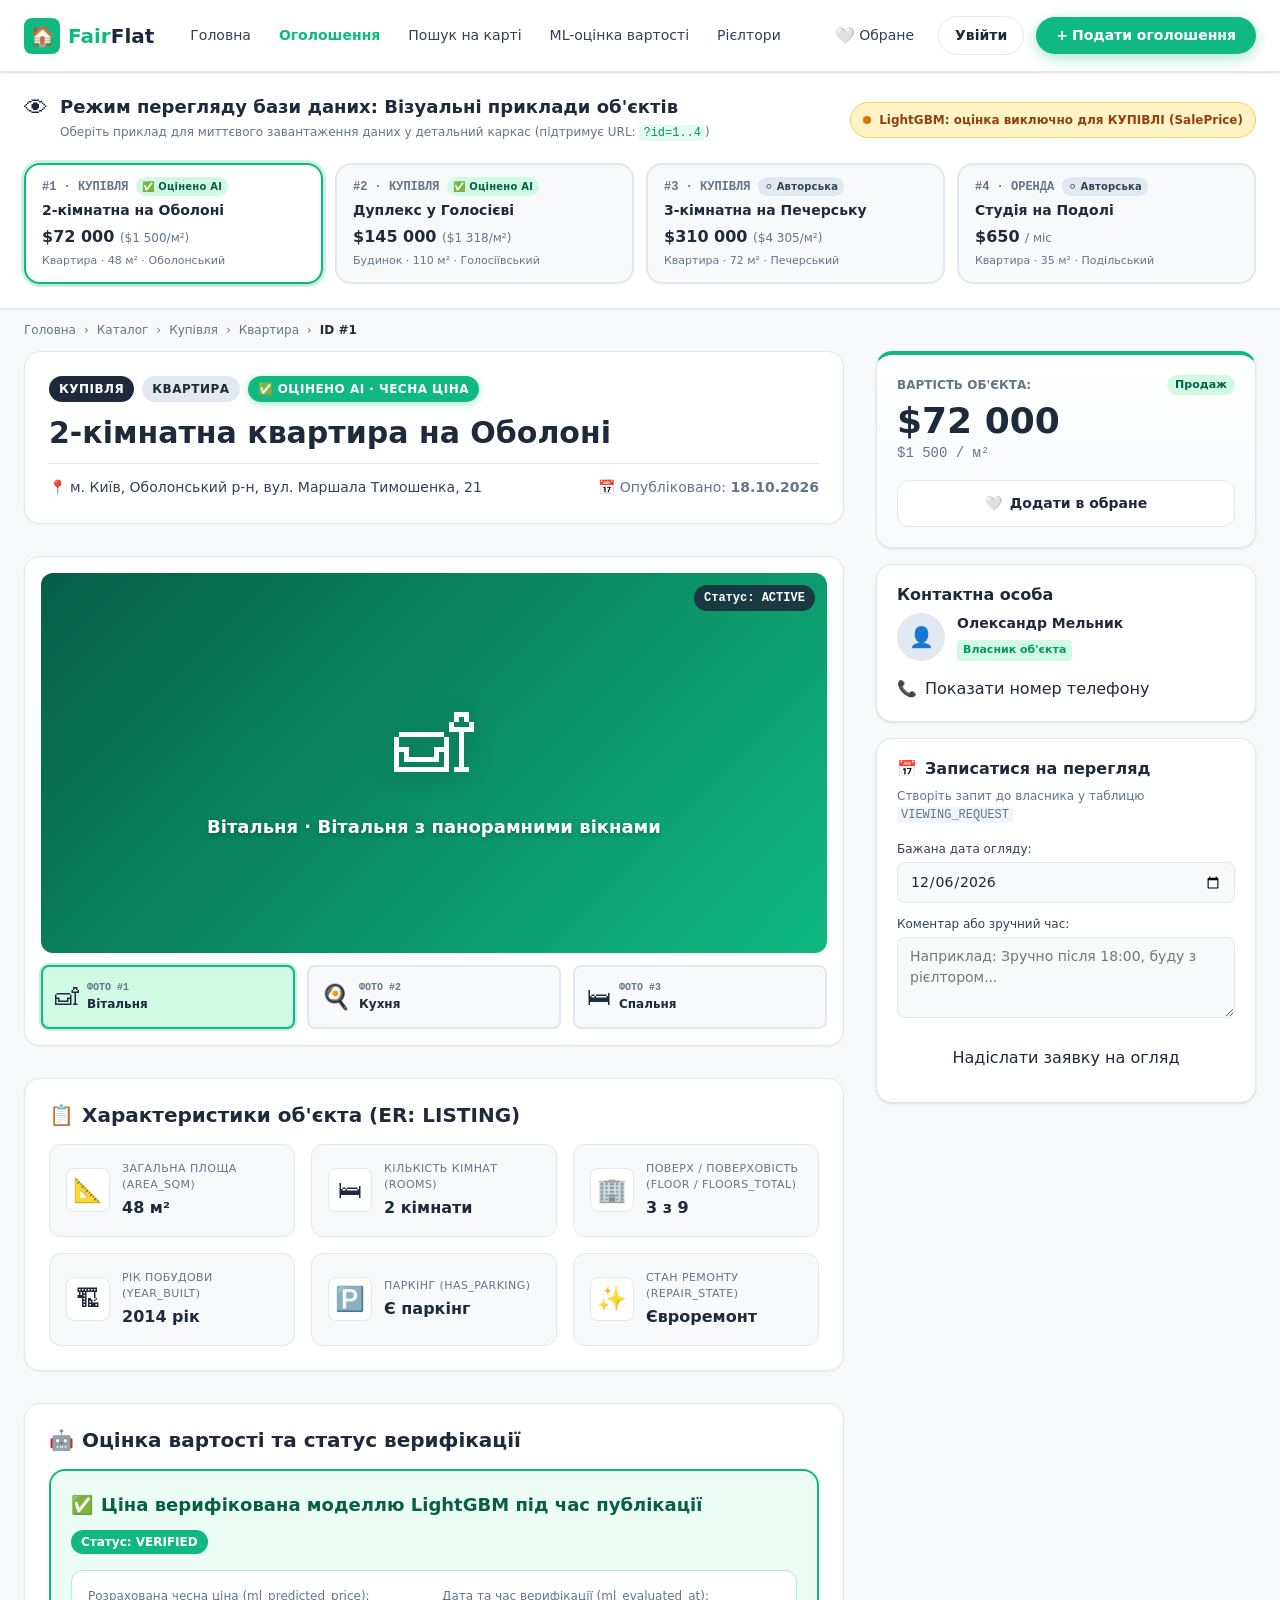
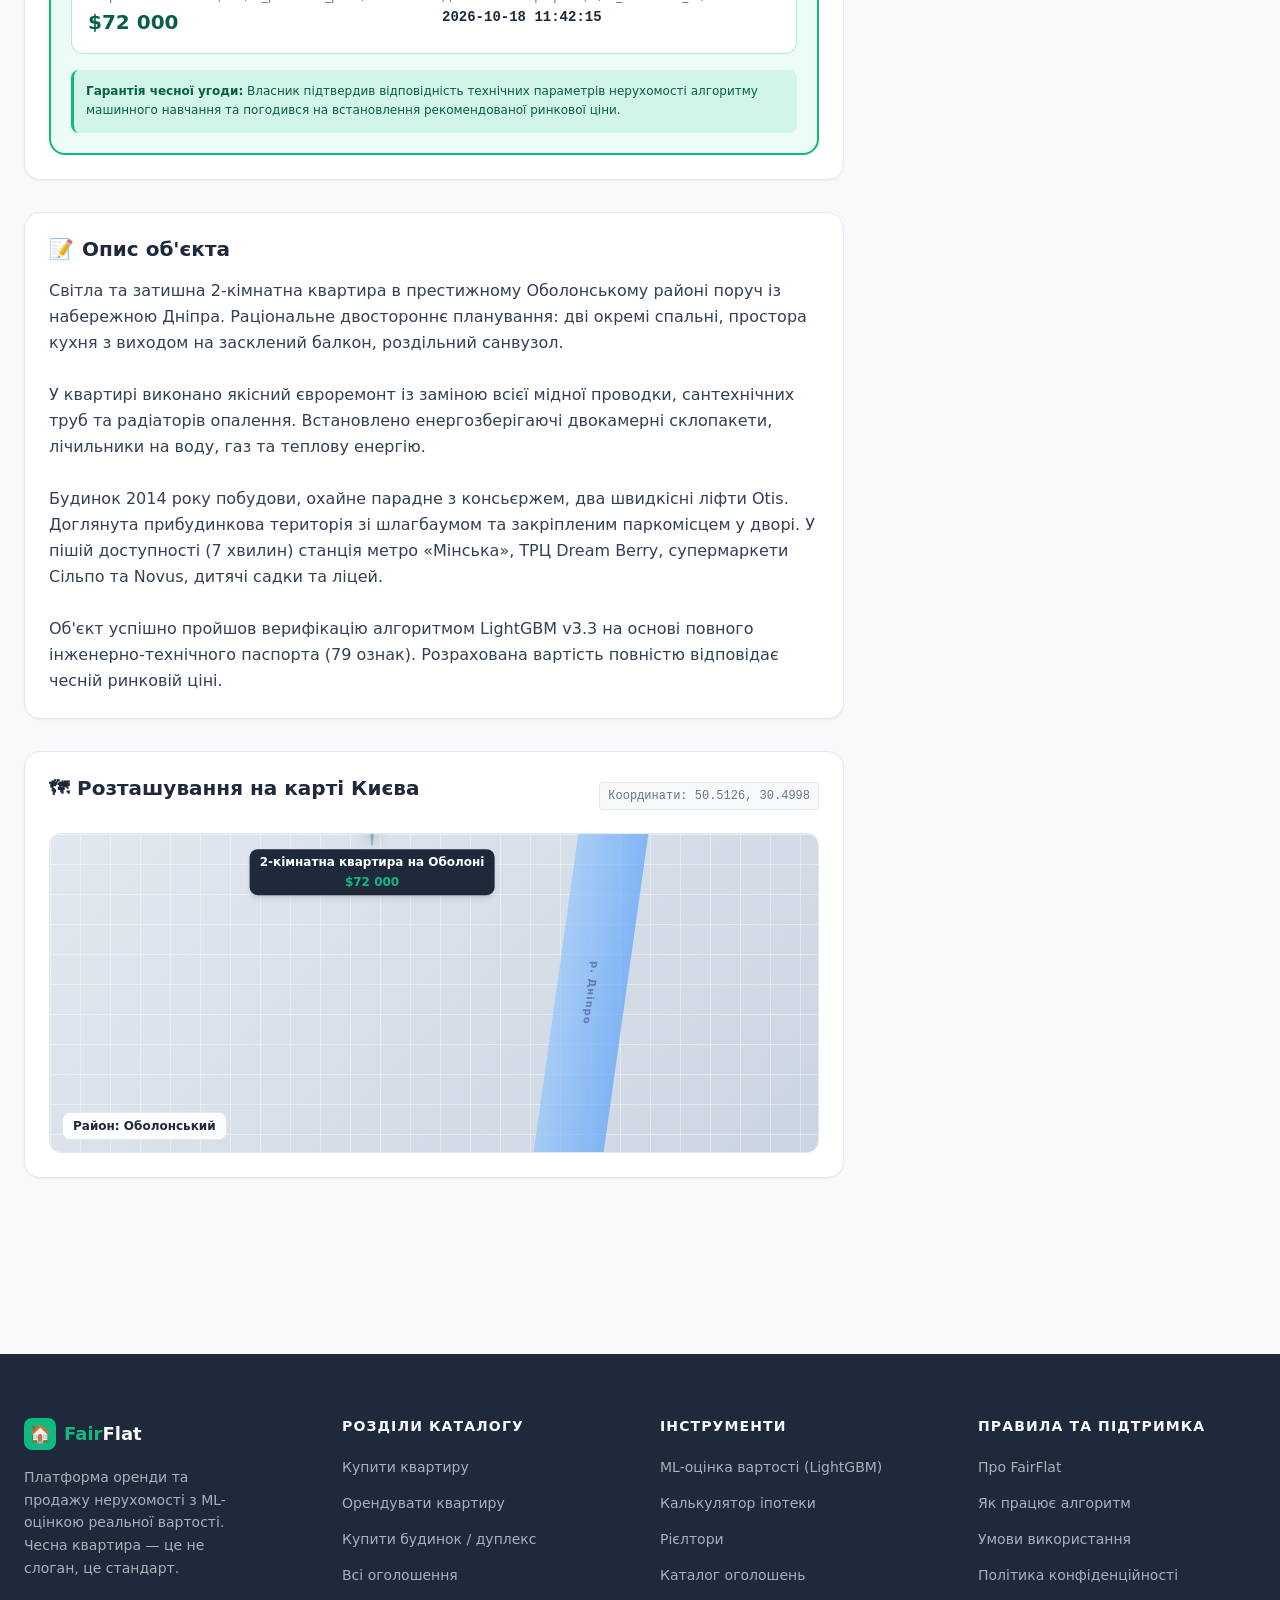
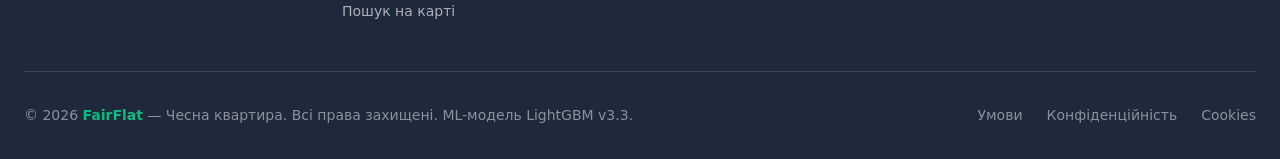
<file: listings.html>
<!DOCTYPE html>
<html lang="uk">
<head>
  <meta charset="UTF-8" />
  <meta name="viewport" content="width=device-width, initial-scale=1.0" />
  <meta name="description" content="FairFlat — каталог та детальний перегляд оголошень нерухомості Києва з ML-оцінкою реальної вартості LightGBM." />
  <meta name="keywords" content="оголошення, нерухомість Київ, купити квартиру, оренда, ML оцінка, LightGBM, FairFlat" />
  <meta property="og:title"       content="FairFlat — Оголошення нерухомості" />
  <meta property="og:description" content="Каталог об'єктів з перевіреною ринковою ціною за алгоритмом LightGBM." />
  <meta property="og:type"        content="website" />

  <title>FairFlat — Оголошення нерухомості</title>

  <!-- Стилі: variables спочатку, далі layout та listings.css -->
  <link rel="stylesheet" href="css/variables.css" />
  <link rel="stylesheet" href="css/layout.css" />
  <link rel="stylesheet" href="css/listings.css" />
</head>
<body>

<!-- ============================================================
     HEADER — повністю статичний HTML, без JS-рендерингу
     Активний пункт "Оголошення" (клас is-active)
     ============================================================ -->
<header class="site-header" role="banner">
  <div class="container">

    <!-- Логотип -->
    <a href="index.html" class="header-logo" aria-label="FairFlat — головна сторінка">
      <span class="header-logo__icon" aria-hidden="true">🏠</span>
      <span class="header-logo__text">
        <span>Fair</span><span>Flat</span>
      </span>
    </a>

    <!-- Основне навігаційне меню -->
    <nav class="header-nav" aria-label="Головна навігація">
      <ul class="header-nav__list" role="list">
        <li>
          <a href="index.html" class="header-nav__link">Головна</a>
        </li>
        <li>
          <a href="listings.html" class="header-nav__link is-active" aria-current="page">Оголошення</a>
        </li>
        <li>
          <a href="index.html#map-search" class="header-nav__link">Пошук на карті</a>
        </li>
        <li>
          <a href="index.html#ml-section" class="header-nav__link">ML-оцінка вартості</a>
        </li>
        <li>
          <a href="index.html#agents" class="header-nav__link">Рієлтори</a>
        </li>
        <li>
          <a href="index.html#calculator" class="header-nav__link">Калькулятор іпотеки</a>
        </li>
      </ul>
    </nav>

    <!-- Дії у шапці -->
    <div class="header-actions">
      <a href="listings.html" class="header-actions__favorites" aria-label="Обране">
        <span class="icon" aria-hidden="true">🤍</span>
        <span class="fav-label">Обране</span>
      </a>

      <button class="btn-login" type="button" aria-label="Увійти до акаунту">
        Увійти
      </button>

      <a href="index.html#ml-section" class="btn-post" aria-label="Подати оголошення">
        <span aria-hidden="true">+</span>
        <span class="post-label">Подати оголошення</span>
      </a>
    </div>

  </div>
</header>
<!-- /HEADER -->


<!-- ============================================================
     MAIN CONTENT
     ============================================================ -->
<main id="main-content" class="listings-page">

  <!-- ══════════════════════════════════════════════════════════
       ВЕРХНЯ ПАНЕЛЬ: ВИБІР ОГОЛОШЕННЯ (4 ВІЗУАЛЬНІ ПРИКЛАДИ З БД)
       ══════════════════════════════════════════════════════════ -->
  <section class="examples-bar" aria-labelledby="examples-title">
    <div class="container">
      <div class="examples-bar__header">
        <div class="examples-bar__heading">
          <span class="examples-bar__icon" aria-hidden="true">👁</span>
          <div>
            <h2 class="examples-bar__title" id="examples-title">
              Режим перегляду бази даних: Візуальні приклади об'єктів
            </h2>
            <p class="examples-bar__subtitle">
              Оберіть приклад для миттєвого завантаження даних у детальний каркас (підтримує URL: <code>?id=1..4</code>)
            </p>
          </div>
        </div>
        <div class="examples-bar__ml-note">
          <span class="ml-note-pill">
            <span class="ml-note-dot" aria-hidden="true"></span>
            LightGBM: оцінка виключно для КУПІВЛІ (SalePrice)
          </span>
        </div>
      </div>

      <!-- 4 міні-картки / таби -->
      <div class="examples-tabs" role="tablist" aria-label="Вибір прикладу оголошення" data-examples-tabs>

        <!-- Приклад 1 -->
        <button type="button"
                role="tab"
                class="example-tab is-active"
                id="tab-listing-1"
                aria-selected="true"
                aria-controls="listing-view"
                data-listing-id="1">
          <div class="example-tab__top">
            <span class="example-tab__id">#1 · КУПІВЛЯ</span>
            <span class="example-tab__badge example-tab__badge--ai">✅ Оцінено AI</span>
          </div>
          <strong class="example-tab__title">2-кімнатна на Оболоні</strong>
          <div class="example-tab__price">$72 000 <small>($1 500/м²)</small></div>
          <div class="example-tab__meta">Квартира · 48 м² · Оболонський</div>
        </button>

        <!-- Приклад 2 -->
        <button type="button"
                role="tab"
                class="example-tab"
                id="tab-listing-2"
                aria-selected="false"
                aria-controls="listing-view"
                data-listing-id="2">
          <div class="example-tab__top">
            <span class="example-tab__id">#2 · КУПІВЛЯ</span>
            <span class="example-tab__badge example-tab__badge--ai">✅ Оцінено AI</span>
          </div>
          <strong class="example-tab__title">Дуплекс у Голосієві</strong>
          <div class="example-tab__price">$145 000 <small>($1 318/м²)</small></div>
          <div class="example-tab__meta">Будинок · 110 м² · Голосіївський</div>
        </button>

        <!-- Приклад 3 -->
        <button type="button"
                role="tab"
                class="example-tab"
                id="tab-listing-3"
                aria-selected="false"
                aria-controls="listing-view"
                data-listing-id="3">
          <div class="example-tab__top">
            <span class="example-tab__id">#3 · КУПІВЛЯ</span>
            <span class="example-tab__badge example-tab__badge--base">⚪ Авторська</span>
          </div>
          <strong class="example-tab__title">3-кімнатна на Печерську</strong>
          <div class="example-tab__price">$310 000 <small>($4 305/м²)</small></div>
          <div class="example-tab__meta">Квартира · 72 м² · Печерський</div>
        </button>

        <!-- Приклад 4 -->
        <button type="button"
                role="tab"
                class="example-tab"
                id="tab-listing-4"
                aria-selected="false"
                aria-controls="listing-view"
                data-listing-id="4">
          <div class="example-tab__top">
            <span class="example-tab__id">#4 · ОРЕНДА</span>
            <span class="example-tab__badge example-tab__badge--base">⚪ Авторська</span>
          </div>
          <strong class="example-tab__title">Студія на Подолі</strong>
          <div class="example-tab__price">$650 <small>/ міс</small></div>
          <div class="example-tab__meta">Квартира · 35 м² · Подільський</div>
        </button>

      </div>
    </div>
  </section>


  <!-- ══════════════════════════════════════════════════════════
       ХЛІБНІ КРИХТИ (BREADCRUMBS)
       ══════════════════════════════════════════════════════════ -->
  <nav class="breadcrumbs" aria-label="Хлібні крихти">
    <div class="container">
      <ol class="breadcrumbs__list">
        <li><a href="index.html">Головна</a></li>
        <li><a href="listings.html">Каталог</a></li>
        <li><span data-db-field="deal_type" data-breadcrumb-deal>Купівля</span></li>
        <li><span data-db-field="property_type" data-breadcrumb-type>Квартира</span></li>
        <li aria-current="page">
          <span data-db-field="listing_id" data-breadcrumb-id>ID #1</span>
        </li>
      </ol>
    </div>
  </nav>


  <!-- ══════════════════════════════════════════════════════════
       ДЕТАЛЬНИЙ КАРКАС ОБРАНОГО ОГОЛОШЕННЯ
       ══════════════════════════════════════════════════════════ -->
  <div class="listing-view" id="listing-view" role="tabpanel" aria-labelledby="tab-listing-1">
    <div class="container">
      <div class="listing-layout">

        <!-- ─────────────────────────────────────────────────────
             ОСНОВНА КОЛОНКА (ЛІВОРУЧ)
             ───────────────────────────────────────────────────── -->
        <div class="listing-main">

          <!-- 1. Шапка оголошення (бейджі + заголовок + адреса + дата) -->
          <header class="listing-hero-header">
            <div class="listing-hero-header__badges">
              <span class="badge-deal" data-db-field="deal_type" data-view-deal>КУПІВЛЯ</span>
              <span class="badge-type" data-db-field="property_type" data-view-type>КВАРТИРА</span>
              <span class="badge-ml" data-db-field="is_ml_verified" data-view-ml-badge>
                ✅ ОЦІНЕНО AI · ЧЕСНА ЦІНА
              </span>
            </div>

            <h1 class="listing-hero-header__title" data-db-field="title" data-view-title>
              2-кімнатна квартира на Оболоні
            </h1>

            <div class="listing-hero-header__meta">
              <p class="listing-location">
                <span aria-hidden="true">📍</span>
                <span data-view-location>м. Київ, Оболонський р-н, вул. Маршала Тимошенка, 21</span>
              </p>
              <p class="listing-date">
                <span aria-hidden="true">📅</span>
                <span>Опубліковано: <strong data-db-field="created_at" data-view-created>18.10.2026</strong></span>
              </p>
            </div>
          </header>

          <!-- 2. Галерея фото (LISTING_PHOTO) -->
          <section class="listing-gallery" aria-label="Галерея об'єкта">
            <div class="listing-gallery__cover-wrap">
              <div class="listing-gallery__cover" data-view-cover-bg aria-hidden="true">
                <span class="gallery-icon" data-view-cover-icon>🏠</span>
                <span class="gallery-label" data-view-cover-title>Головне фото об'єкта</span>
              </div>
              <div class="gallery-status-pill">
                <span data-db-field="status" data-view-status>Статус: ACTIVE</span>
              </div>
            </div>

            <!-- Мініатюри (sort_order: 1..3) -->
            <div class="listing-gallery__thumbs" role="list" aria-label="Мініатюри фотографій" data-view-thumbs>
              <!-- JS динамічно рендерить 3 мініатюри -->
            </div>
          </section>

          <!-- 3. Сітка характеристик (СУВОРО 6 полів з таблиці LISTING) -->
          <section class="listing-specs" aria-labelledby="specs-title">
            <h2 class="section-block-title" id="specs-title">
              <span aria-hidden="true">📋</span> Характеристики об'єкта (ER: LISTING)
            </h2>

            <div class="specs-grid">
              <!-- 1. Площа -->
              <div class="spec-card">
                <span class="spec-card__icon" aria-hidden="true">📐</span>
                <div class="spec-card__info">
                  <span class="spec-card__label">Загальна площа (area_sqm)</span>
                  <strong class="spec-card__value" data-db-field="area_sqm" data-view-area>48.0 м²</strong>
                </div>
              </div>

              <!-- 2. Кімнати -->
              <div class="spec-card">
                <span class="spec-card__icon" aria-hidden="true">🛏</span>
                <div class="spec-card__info">
                  <span class="spec-card__label">Кількість кімнат (rooms)</span>
                  <strong class="spec-card__value" data-db-field="rooms" data-view-rooms>2 кімнати</strong>
                </div>
              </div>

              <!-- 3. Поверх -->
              <div class="spec-card">
                <span class="spec-card__icon" aria-hidden="true">🏢</span>
                <div class="spec-card__info">
                  <span class="spec-card__label">Поверх / Поверховість (floor / floors_total)</span>
                  <strong class="spec-card__value" data-view-floors>3 з 9</strong>
                </div>
              </div>

              <!-- 4. Рік побудови -->
              <div class="spec-card">
                <span class="spec-card__icon" aria-hidden="true">🏗</span>
                <div class="spec-card__info">
                  <span class="spec-card__label">Рік побудови (year_built)</span>
                  <strong class="spec-card__value" data-db-field="year_built" data-view-year>2014 рік</strong>
                </div>
              </div>

              <!-- 5. Паркінг -->
              <div class="spec-card">
                <span class="spec-card__icon" aria-hidden="true">🅿️</span>
                <div class="spec-card__info">
                  <span class="spec-card__label">Паркінг (has_parking)</span>
                  <strong class="spec-card__value" data-db-field="has_parking" data-view-parking>Є паркінг</strong>
                </div>
              </div>

              <!-- 6. Стан ремонту -->
              <div class="spec-card">
                <span class="spec-card__icon" aria-hidden="true">✨</span>
                <div class="spec-card__info">
                  <span class="spec-card__label">Стан ремонту (repair_state)</span>
                  <strong class="spec-card__value" data-db-field="repair_state" data-view-repair>Євроремонт</strong>
                </div>
              </div>
            </div>
          </section>

          <!-- 4. Блок інформації про ціну та AI-верифікацію -->
          <section class="listing-ml-section" aria-labelledby="ml-report-title">
            <h2 class="section-block-title" id="ml-report-title">
              <span aria-hidden="true">🤖</span> Оцінка вартості та статус верифікації
            </h2>

            <div class="ml-status-box" data-view-ml-box>
              <!-- JS рендерить смарагдовий або сірий блок -->
            </div>
          </section>

          <!-- 5. Опис об'єкта (description) -->
          <section class="listing-description-section" aria-labelledby="desc-title">
            <h2 class="section-block-title" id="desc-title">
              <span aria-hidden="true">📝</span> Опис об'єкта
            </h2>
            <div class="listing-description-text" data-db-field="description" data-view-description>
              <!-- JS підставляє опис -->
            </div>
          </section>

          <!-- 6. Контейнер карти Києва (latitude, longitude) -->
          <section class="listing-map-section" aria-labelledby="map-title">
            <div class="map-section-header">
              <h2 class="section-block-title" id="map-title">
                <span aria-hidden="true">🗺</span> Розташування на карті Києва
              </h2>
              <div class="map-coordinates" data-view-coords>
                Координати: <span data-db-field="latitude" data-view-lat>50.5088</span>,
                <span data-db-field="longitude" data-view-lng>30.4985</span>
              </div>
            </div>

            <div class="map-container">
              <div class="map-canvas">
                <!-- Сітка стилізованої карти Києва -->
                <div class="map-grid-bg"></div>
                <div class="map-river-dnipro" aria-hidden="true">
                  <span class="map-river-label">р. Дніпро</span>
                </div>
                <div class="map-marker" data-view-marker>
                  <div class="map-marker__pin" aria-hidden="true">📍</div>
                  <div class="map-marker__popup">
                    <strong data-view-marker-title>2-кімнатна квартира</strong>
                    <span data-view-marker-price>$72 000</span>
                  </div>
                </div>
                <div class="map-district-badge" data-view-district-badge>
                  Район: Оболонський
                </div>
              </div>
            </div>
          </section>

        </div>
        <!-- /listing-main -->


        <!-- ─────────────────────────────────────────────────────
             ПРАВИЙ САЙДБАР ВЗАЄМОДІЇ (STICKY)
             ───────────────────────────────────────────────────── -->
        <aside class="listing-sidebar" aria-label="Панель дій із оголошенням">
          <div class="listing-sidebar__sticky">

            <!-- Блок ціни -->
            <div class="sidebar-card sidebar-card--price">
              <div class="sidebar-price-header">
                <span class="sidebar-price-label">Вартість об'єкта:</span>
                <span class="sidebar-deal-tag" data-view-sidebar-deal>Продаж</span>
              </div>
              <div class="sidebar-price-amount" data-db-field="price" data-view-price>$72 000</div>
              <div class="sidebar-price-sqm" data-view-price-sqm>$1 500 / м²</div>

              <!-- Кнопка "В обране" (FAVORITE) -->
              <button type="button"
                      class="btn-favorite"
                      data-fav-toggle
                      aria-label="Додати в обране"
                      aria-pressed="false">
                <span class="fav-icon" data-fav-icon aria-hidden="true">🤍</span>
                <span class="fav-text" data-fav-text>Додати в обране</span>
              </button>
            </div>

            <!-- Картка продавця (USER: owner_id) -->
            <div class="sidebar-card sidebar-card--seller">
              <h3 class="sidebar-card__title">Контактна особа</h3>
              <div class="seller-profile">
                <div class="seller-profile__avatar" aria-hidden="true" data-view-seller-avatar>👤</div>
                <div class="seller-profile__info">
                  <strong class="seller-profile__name" data-db-field="full_name" data-view-seller-name>
                    Олександр Мельник
                  </strong>
                  <div class="seller-profile__role" data-view-seller-role>
                    <span class="role-badge">Власник</span>
                  </div>
                </div>
              </div>

              <!-- Кнопка показу телефону -->
              <div class="seller-phone-box">
                <button type="button"
                        class="btn btn--outline btn--full btn--phone"
                        data-phone-toggle
                        data-db-field="phone">
                  <span aria-hidden="true">📞</span> Показати номер телефону
                </button>
                <div class="seller-phone-revealed" data-phone-revealed hidden>
                  <a href="tel:+380671234567" class="phone-link" data-view-phone-link>+380 (67) 123-45-67</a>
                  <span class="phone-hint">Дзвінки приймаються з 09:00 до 20:00</span>
                </div>
              </div>
            </div>

            <!-- Форма запису на перегляд (VIEWING_REQUEST) -->
            <div class="sidebar-card sidebar-card--viewing">
              <h3 class="sidebar-card__title">
                <span aria-hidden="true">📅</span> Записатися на перегляд
              </h3>
              <p class="sidebar-card__desc">
                Створіть запит до власника у таблицю <code>VIEWING_REQUEST</code>
              </p>

              <form class="viewing-form" data-viewing-form novalidate>
                <div class="form-group">
                  <label for="preferred-date" class="form-label">
                    Бажана дата огляду:
                  </label>
                  <input type="date"
                         id="preferred-date"
                         name="preferred_date"
                         class="form-input"
                         required
                         data-db-field="preferred_date" />
                </div>

                <div class="form-group">
                  <label for="viewing-message" class="form-label">
                    Коментар або зручний час:
                  </label>
                  <textarea id="viewing-message"
                            name="message"
                            rows="3"
                            class="form-textarea"
                            placeholder="Наприклад: Зручно після 18:00, буду з рієлтором..."
                            data-db-field="message"></textarea>
                </div>

                <button type="submit" class="btn btn--primary btn--full btn--submit-viewing">
                  Надіслати заявку на огляд
                </button>

                <div class="viewing-result-msg" data-viewing-result hidden role="status"></div>
              </form>
            </div>

          </div>
        </aside>
        <!-- /listing-sidebar -->

      </div><!-- /listing-layout -->
    </div><!-- /container -->
  </div><!-- /listing-view -->

</main>


<!-- ============================================================
     FOOTER — повністю статичний HTML, без JS-рендерингу
     ============================================================ -->
<footer class="site-footer" role="contentinfo">
  <div class="container">

    <!-- 4 колонки посилань -->
    <nav class="footer-grid" aria-label="Навігація футера">

      <!-- Колонка 1: Про FairFlat -->
      <div class="footer-col">
        <div class="footer-col__logo" aria-hidden="true">
          <span class="footer-col__logo-icon">🏠</span>
          <span class="footer-col__logo-text">
            <span>Fair</span><span>Flat</span>
          </span>
        </div>
        <p class="footer-col__desc">
          Платформа оренди та продажу нерухомості з ML-оцінкою реальної вартості. Чесна квартира — це не слоган, це стандарт.
        </p>
      </div>

      <!-- Колонка 2: Розділи каталогу -->
      <div class="footer-col">
        <h3 class="footer-col__title">Розділи каталогу</h3>
        <ul class="footer-col__links" role="list">
          <li><a href="listings.html?id=1">Купити квартиру</a></li>
          <li><a href="listings.html?id=4">Орендувати квартиру</a></li>
          <li><a href="listings.html?id=2">Купити будинок / дуплекс</a></li>
          <li><a href="listings.html">Всі оголошення</a></li>
          <li><a href="index.html#map-search">Пошук на карті</a></li>
        </ul>
      </div>

      <!-- Колонка 3: Інструменти -->
      <div class="footer-col">
        <h3 class="footer-col__title">Інструменти</h3>
        <ul class="footer-col__links" role="list">
          <li><a href="index.html#ml-section">ML-оцінка вартості (LightGBM)</a></li>
          <li><a href="index.html#calculator">Калькулятор іпотеки</a></li>
          <li><a href="index.html#agents">Рієлтори</a></li>
          <li><a href="listings.html">Каталог оголошень</a></li>
        </ul>
      </div>

      <!-- Колонка 4: Правила та підтримка -->
      <div class="footer-col">
        <h3 class="footer-col__title">Правила та підтримка</h3>
        <ul class="footer-col__links" role="list">
          <li><a href="index.html">Про FairFlat</a></li>
          <li><a href="index.html#ml-section">Як працює алгоритм</a></li>
          <li><a href="#">Умови використання</a></li>
          <li><a href="#">Політика конфіденційності</a></li>
        </ul>
      </div>

    </nav><!-- /footer-grid -->

    <!-- Нижній рядок копірайту -->
    <div class="footer-bottom">
      <p class="footer-bottom__copy">
        © 2026 <span>FairFlat</span> — Чесна квартира. Всі права захищені. ML-модель LightGBM v3.3.
      </p>
      <nav class="footer-bottom__links" aria-label="Юридичні посилання">
        <a href="#">Умови</a>
        <a href="#">Конфіденційність</a>
        <a href="#">Cookies</a>
      </nav>
    </div>

  </div><!-- /container -->
</footer>
<!-- /FOOTER -->

<!-- JS-скрипт окремої сторінки оголошень -->
<script src="js/listings.js"></script>
</body>
</html>
</file>
<file: css/layout.css>
/* ============================================================
   FairFlat — layout.css
   Header, Footer, Container + Responsive (pure CSS @media)
   ============================================================ */

/* ════════════════════════════════════════════════════════════
   CONTAINER
   ════════════════════════════════════════════════════════════ */
.container {
  width: 100%;
  max-width: var(--container-max);
  margin-inline: auto;
  padding-inline: var(--container-pad);
}

/* ════════════════════════════════════════════════════════════
   HEADER
   ════════════════════════════════════════════════════════════ */
.site-header {
  position: sticky;
  top: 0;
  z-index: 1000;
  background-color: var(--color-white);
  border-bottom: 1px solid var(--color-border);
  box-shadow: var(--shadow-sm);
  height: var(--header-height);
}

.site-header .container {
  display: flex;
  align-items: center;
  gap: var(--space-6);
  height: 100%;
}

/* ── Logo ─────────────────────────────────────────────────── */
.header-logo {
  display: flex;
  align-items: center;
  gap: var(--space-2);
  flex-shrink: 0;
  text-decoration: none;
}

.header-logo__icon {
  width: 36px;
  height: 36px;
  background-color: var(--color-emerald);
  border-radius: var(--radius-md);
  display: flex;
  align-items: center;
  justify-content: center;
  color: var(--color-white);
  font-size: var(--text-xl);
  flex-shrink: 0;
}

.header-logo__text {
  font-size: var(--text-xl);
  font-weight: var(--font-bold);
  line-height: 1;
}

.header-logo__text span:first-child {
  color: var(--color-emerald);
}

.header-logo__text span:last-child {
  color: var(--color-graphite);
}

/* ── Main Navigation ──────────────────────────────────────── */
.header-nav {
  flex: 1;
  overflow: hidden;       /* підрізаємо за межі при нестачі місця */
}

.header-nav__list {
  display: flex;
  align-items: center;
  gap: var(--space-1);
  flex-wrap: nowrap;
}

.header-nav__link {
  display: inline-block;
  padding: var(--space-2) var(--space-3);
  font-size: var(--text-sm);
  font-weight: var(--font-medium);
  color: var(--color-graphite-mid);
  border-radius: var(--radius-md);
  white-space: nowrap;
  transition: color var(--transition-fast),
              background-color var(--transition-fast);
}

.header-nav__link:hover,
.header-nav__link:focus-visible {
  color: var(--color-emerald);
  background-color: var(--color-emerald-light);
  outline: none;
}

.header-nav__link.is-active {
  color: var(--color-emerald);
  font-weight: var(--font-semibold);
}

/* ── Header Actions ───────────────────────────────────────── */
.header-actions {
  display: flex;
  align-items: center;
  gap: var(--space-3);
  flex-shrink: 0;
  margin-left: auto;
}

.header-actions__favorites {
  display: flex;
  align-items: center;
  gap: var(--space-1);
  font-size: var(--text-sm);
  font-weight: var(--font-medium);
  color: var(--color-graphite-mid);
  padding: var(--space-2) var(--space-3);
  border-radius: var(--radius-md);
  transition: color var(--transition-fast),
              background-color var(--transition-fast);
  white-space: nowrap;
}

.header-actions__favorites:hover {
  color: var(--color-emerald);
  background-color: var(--color-emerald-light);
}

.header-actions__favorites .icon {
  font-size: var(--text-base);
}

.btn-login {
  padding: var(--space-2) var(--space-4);
  font-size: var(--text-sm);
  font-weight: var(--font-semibold);
  color: var(--color-graphite);
  border: 1.5px solid var(--color-border);
  border-radius: var(--radius-full);
  background-color: transparent;
  transition: border-color var(--transition-fast),
              color var(--transition-fast),
              background-color var(--transition-fast);
  white-space: nowrap;
}

.btn-login:hover {
  border-color: var(--color-emerald);
  color: var(--color-emerald);
  background-color: var(--color-emerald-light);
}

.btn-post {
  display: inline-flex;
  align-items: center;
  gap: var(--space-1);
  padding: var(--space-2) var(--space-5);
  font-size: var(--text-sm);
  font-weight: var(--font-semibold);
  color: var(--color-white);
  background-color: var(--color-emerald);
  border-radius: var(--radius-full);
  box-shadow: var(--shadow-emerald);
  transition: background-color var(--transition-fast),
              box-shadow var(--transition-fast),
              transform var(--transition-fast);
  white-space: nowrap;
}

.btn-post:hover {
  background-color: var(--color-emerald-dark);
  box-shadow: none;
  transform: translateY(-1px);
}

/* ════════════════════════════════════════════════════════════
   FOOTER
   ════════════════════════════════════════════════════════════ */
.site-footer {
  background-color: var(--color-graphite);
  color: var(--color-bg);
  padding-block: var(--space-16) var(--space-8);
  margin-top: var(--space-24);
}

/* ── Footer Top Grid ──────────────────────────────────────── */
.footer-grid {
  display: grid;
  grid-template-columns: repeat(4, 1fr);
  gap: var(--space-10);
  padding-bottom: var(--space-12);
  border-bottom: 1px solid rgba(255,255,255,.12);
}

.footer-col__logo {
  display: flex;
  align-items: center;
  gap: var(--space-2);
  margin-bottom: var(--space-4);
}

.footer-col__logo-icon {
  width: 32px;
  height: 32px;
  background-color: var(--color-emerald);
  border-radius: var(--radius-md);
  display: flex;
  align-items: center;
  justify-content: center;
  color: var(--color-white);
  font-size: var(--text-lg);
}

.footer-col__logo-text {
  font-size: var(--text-lg);
  font-weight: var(--font-bold);
}

.footer-col__logo-text span:first-child {
  color: var(--color-emerald);
}

.footer-col__logo-text span:last-child {
  color: var(--color-bg);
}

.footer-col__desc {
  font-size: var(--text-sm);
  color: rgba(248,249,250,.65);
  line-height: var(--leading-relaxed);
  max-width: 220px;
}

.footer-col__title {
  font-size: var(--text-sm);
  font-weight: var(--font-semibold);
  color: var(--color-bg);
  text-transform: uppercase;
  letter-spacing: .08em;
  margin-bottom: var(--space-5);
}

.footer-col__links {
  display: flex;
  flex-direction: column;
  gap: var(--space-3);
}

.footer-col__links a {
  font-size: var(--text-sm);
  color: rgba(248,249,250,.65);
  transition: color var(--transition-fast);
}

.footer-col__links a:hover {
  color: var(--color-emerald);
}

/* ── Footer Bottom ────────────────────────────────────────── */
.footer-bottom {
  display: flex;
  align-items: center;
  justify-content: space-between;
  padding-top: var(--space-8);
  gap: var(--space-4);
  flex-wrap: wrap;
}

.footer-bottom__copy {
  font-size: var(--text-sm);
  color: rgba(248,249,250,.5);
}

.footer-bottom__copy span {
  color: var(--color-emerald);
  font-weight: var(--font-semibold);
}

.footer-bottom__links {
  display: flex;
  gap: var(--space-6);
}

.footer-bottom__links a {
  font-size: var(--text-sm);
  color: rgba(248,249,250,.5);
  transition: color var(--transition-fast);
}

.footer-bottom__links a:hover {
  color: var(--color-emerald);
}

/* ════════════════════════════════════════════════════════════
   RESPONSIVE — TABLETS & MOBILES
   Only pure CSS @media queries — no JS involved
   ════════════════════════════════════════════════════════════ */

/* ── Tablet (≤ 1024px) ────────────────────────────────────── */
@media (max-width: 1024px) {
  .header-nav__link {
    font-size: var(--text-xs);
    padding: var(--space-2);
  }

  .footer-grid {
    grid-template-columns: repeat(2, 1fr);
    gap: var(--space-8);
  }
}

/* ── Mobile (≤ 768px) ─────────────────────────────────────── */
@media (max-width: 768px) {
  :root {
    --container-pad: var(--space-4);
  }

  /* Header: стискуємо до логотипа + дій */
  .site-header {
    height: auto;
    padding-block: var(--space-3);
  }

  .site-header .container {
    flex-wrap: wrap;
    gap: var(--space-2);
    height: auto;
  }

  /* Логотип займає весь перший рядок з кнопками */
  .header-logo {
    flex: 1;
  }

  /* Навігація переноситься на другий рядок */
  .header-nav {
    order: 3;
    width: 100%;
    overflow-x: auto;
    -webkit-overflow-scrolling: touch;
    scrollbar-width: none;
  }

  .header-nav::-webkit-scrollbar {
    display: none;
  }

  .header-nav__list {
    flex-wrap: nowrap;
    gap: var(--space-1);
    padding-block: var(--space-2);
  }

  /* Actions: лише іконки — текст ховаємо */
  .header-actions {
    gap: var(--space-2);
    margin-left: 0;
  }

  .header-actions__favorites .fav-label {
    display: none;
  }

  .btn-post .post-label {
    display: none;
  }

  /* Footer: одна колонка */
  .footer-grid {
    grid-template-columns: 1fr;
    gap: var(--space-8);
  }

  .footer-col__desc {
    max-width: 100%;
  }

  .footer-bottom {
    flex-direction: column;
    align-items: flex-start;
    gap: var(--space-4);
  }

  .footer-bottom__links {
    flex-wrap: wrap;
    gap: var(--space-4);
  }
}

/* ── Small mobile (≤ 480px) ───────────────────────────────── */
@media (max-width: 480px) {
  .btn-login {
    padding: var(--space-2) var(--space-3);
    font-size: var(--text-xs);
  }

  .btn-post {
    padding: var(--space-2) var(--space-3);
    font-size: var(--text-xs);
  }
}
</file>
<file: css/landing.css>
/* ============================================================
   FairFlat — landing.css
   Styles for all content sections of the main landing page:
   Hero, Search Widget, How ML Works, Listings, Benefits
   ============================================================ */

/* ════════════════════════════════════════════════════════════
   SHARED SECTION HELPERS
   ════════════════════════════════════════════════════════════ */
.section {
  padding-block: var(--space-20);
}

.section--alt {
  background-color: var(--color-white);
}

.section__eyebrow {
  display: inline-block;
  font-size: var(--text-sm);
  font-weight: var(--font-semibold);
  color: var(--color-emerald);
  text-transform: uppercase;
  letter-spacing: .1em;
  margin-bottom: var(--space-3);
}

.section__title {
  font-size: var(--text-4xl);
  font-weight: var(--font-bold);
  color: var(--color-graphite);
  line-height: var(--leading-tight);
  margin-bottom: var(--space-4);
}

.section__subtitle {
  font-size: var(--text-lg);
  color: var(--color-graphite-soft);
  line-height: var(--leading-relaxed);
  max-width: 600px;
}

.section__header {
  text-align: center;
  margin-bottom: var(--space-12);
}

.section__header .section__subtitle {
  margin-inline: auto;
}

/* Shared button styles */
.btn {
  display: inline-flex;
  align-items: center;
  justify-content: center;
  gap: var(--space-2);
  padding: var(--space-3) var(--space-6);
  font-size: var(--text-base);
  font-weight: var(--font-semibold);
  border-radius: var(--radius-full);
  border: none;
  cursor: pointer;
  transition: background-color var(--transition-fast),
              box-shadow var(--transition-fast),
              transform var(--transition-fast),
              color var(--transition-fast),
              border-color var(--transition-fast);
  text-decoration: none;
  white-space: nowrap;
}

.btn--primary {
  color: var(--color-white);
  background-color: var(--color-emerald);
  box-shadow: var(--shadow-emerald);
}

.btn--primary:hover {
  background-color: var(--color-emerald-dark);
  box-shadow: none;
  transform: translateY(-2px);
}

.btn--outline {
  color: var(--color-emerald);
  background-color: transparent;
  border: 2px solid var(--color-emerald);
}

.btn--outline:hover {
  background-color: var(--color-emerald-light);
  transform: translateY(-1px);
}

.btn--ghost {
  color: var(--color-graphite-mid);
  background-color: transparent;
  border: 1.5px solid var(--color-border);
}

.btn--ghost:hover {
  border-color: var(--color-graphite-mid);
  background-color: var(--color-bg);
}

.btn--lg {
  padding: var(--space-4) var(--space-8);
  font-size: var(--text-lg);
  border-radius: var(--radius-xl);
}

.btn--sm {
  padding: var(--space-2) var(--space-4);
  font-size: var(--text-sm);
  border-radius: var(--radius-md);
}

.btn--full {
  width: 100%;
  border-radius: var(--radius-lg);
}

/* ════════════════════════════════════════════════════════════
   HERO SECTION
   ════════════════════════════════════════════════════════════ */
.hero {
  position: relative;
  padding-block: var(--space-20) 0;
  background: linear-gradient(
    160deg,
    var(--color-emerald-light) 0%,
    var(--color-bg) 55%
  );
  overflow: hidden;
}

/* Декоративні кола на фоні */
.hero::before,
.hero::after {
  content: '';
  position: absolute;
  border-radius: 50%;
  pointer-events: none;
}

.hero::before {
  width: 600px;
  height: 600px;
  background: radial-gradient(circle, rgba(16,185,129,.12) 0%, transparent 70%);
  top: -200px;
  right: -150px;
}

.hero::after {
  width: 400px;
  height: 400px;
  background: radial-gradient(circle, rgba(16,185,129,.08) 0%, transparent 70%);
  bottom: 50px;
  left: -100px;
}

.hero__inner {
  position: relative;
  z-index: 1;
  display: grid;
  grid-template-columns: 1fr 1fr;
  gap: var(--space-16);
  align-items: start;
}

.hero__content {
  padding-top: var(--space-6);
}

.hero__badge {
  display: inline-flex;
  align-items: center;
  gap: var(--space-2);
  padding: var(--space-2) var(--space-4);
  background-color: var(--color-emerald-light);
  color: var(--color-emerald-dark);
  border-radius: var(--radius-full);
  font-size: var(--text-sm);
  font-weight: var(--font-semibold);
  margin-bottom: var(--space-6);
}

.hero__badge-dot {
  width: 8px;
  height: 8px;
  border-radius: 50%;
  background-color: var(--color-emerald);
  animation: pulse 2s infinite;
}

@keyframes pulse {
  0%, 100% { opacity: 1; transform: scale(1); }
  50%       { opacity: .6; transform: scale(1.3); }
}

.hero__title {
  font-size: var(--text-5xl);
  font-weight: var(--font-bold);
  color: var(--color-graphite);
  line-height: 1.15;
  margin-bottom: var(--space-6);
}

.hero__title-accent {
  color: var(--color-emerald);
  position: relative;
}

.hero__title-accent::after {
  content: '';
  position: absolute;
  bottom: 2px;
  left: 0;
  width: 100%;
  height: 3px;
  background-color: var(--color-emerald);
  border-radius: 2px;
  opacity: .35;
}

.hero__subtitle {
  font-size: var(--text-xl);
  color: var(--color-graphite-soft);
  line-height: var(--leading-relaxed);
  margin-bottom: var(--space-8);
  max-width: 480px;
}

.hero__stats {
  display: flex;
  gap: var(--space-8);
  margin-top: var(--space-10);
}

.hero__stat-value {
  font-size: var(--text-3xl);
  font-weight: var(--font-bold);
  color: var(--color-emerald);
  display: block;
  line-height: 1;
  margin-bottom: var(--space-1);
}

.hero__stat-label {
  font-size: var(--text-sm);
  color: var(--color-graphite-soft);
}

/* ── Search Widget ────────────────────────────────────────── */
.search-widget {
  background-color: var(--color-white);
  border-radius: var(--radius-2xl);
  box-shadow: var(--shadow-xl);
  overflow: hidden;
  border: 1px solid var(--color-border);
  transform: translateY(var(--space-10));
  margin-bottom: calc(-1 * var(--space-10));   /* компенсуємо зміщення */
}

/* Tabs */
.search-widget__tabs {
  display: flex;
  border-bottom: 1px solid var(--color-border);
}

.search-tab {
  flex: 1;
  padding: var(--space-4) var(--space-6);
  font-size: var(--text-base);
  font-weight: var(--font-semibold);
  color: var(--color-graphite-soft);
  background: transparent;
  border: none;
  border-bottom: 3px solid transparent;
  cursor: pointer;
  transition: color var(--transition-fast),
              border-color var(--transition-fast),
              background-color var(--transition-fast);
  text-align: center;
  margin-bottom: -1px;
}

.search-tab:hover {
  color: var(--color-emerald);
  background-color: var(--color-emerald-light);
}

.search-tab.is-active {
  color: var(--color-emerald);
  border-bottom-color: var(--color-emerald);
  background-color: var(--color-white);
}

/* Fields */
.search-widget__body {
  padding: var(--space-6);
}

.search-fields {
  display: grid;
  grid-template-columns: repeat(4, 1fr);
  gap: var(--space-4);
  margin-bottom: var(--space-5);
}

.search-field {
  display: flex;
  flex-direction: column;
  gap: var(--space-1);
}

.search-field__label {
  font-size: var(--text-xs);
  font-weight: var(--font-semibold);
  color: var(--color-graphite-soft);
  text-transform: uppercase;
  letter-spacing: .06em;
}

.search-field__control {
  padding: var(--space-3) var(--space-4);
  border: 1.5px solid var(--color-border);
  border-radius: var(--radius-lg);
  font-size: var(--text-sm);
  color: var(--color-graphite);
  background-color: var(--color-bg);
  outline: none;
  transition: border-color var(--transition-fast),
              box-shadow var(--transition-fast);
  width: 100%;
  -webkit-appearance: none;
  appearance: none;
}

.search-field__control:focus {
  border-color: var(--color-border-focus);
  box-shadow: 0 0 0 3px rgba(16,185,129,.15);
}

.search-price {
  display: flex;
  gap: var(--space-2);
}

.search-price .search-field__control {
  flex: 1;
  min-width: 0;
}

.search-widget__footer {
  display: flex;
  align-items: center;
  justify-content: space-between;
  gap: var(--space-4);
}

.search-widget__hint {
  font-size: var(--text-xs);
  color: var(--color-graphite-soft);
}

.search-widget__hint b {
  color: var(--color-emerald);
}

/* ════════════════════════════════════════════════════════════
   HOW ML WORKS SECTION
   ════════════════════════════════════════════════════════════ */
.ml-section {
  padding-block: var(--space-24);
}

.ml-section .container {
  display: grid;
  grid-template-columns: 1fr 1fr;
  gap: var(--space-16);
  align-items: center;
}

.ml-section__content {}

.ml-section__title {
  font-size: var(--text-3xl);
  font-weight: var(--font-bold);
  color: var(--color-graphite);
  margin-bottom: var(--space-4);
  line-height: var(--leading-tight);
}

.ml-section__text {
  color: var(--color-graphite-soft);
  margin-bottom: var(--space-8);
  line-height: var(--leading-relaxed);
  font-size: var(--text-lg);
}

/* ════════════════════════════════════════════════════════════
   LISTING TYPE CARDS (нова концепція замість ml-statuses)
   ════════════════════════════════════════════════════════════ */
.listing-types {
  display: flex;
  flex-direction: column;
  gap: var(--space-4);
  margin-bottom: var(--space-8);
}

.listing-type-card {
  display: flex;
  align-items: flex-start;
  gap: var(--space-4);
  padding: var(--space-5) var(--space-5);
  border-radius: var(--radius-xl);
  border: 1.5px solid transparent;
  transition: border-color var(--transition-base),
              box-shadow var(--transition-base),
              transform var(--transition-base);
}

.listing-type-card:hover {
  transform: translateX(4px);
}

.listing-type-card--ai {
  background-color: var(--color-emerald-light);
  border-color: var(--color-emerald);
}

.listing-type-card--base {
  background-color: #F8FAFC;
  border-color: #CBD5E1;
}

.listing-type-card__icon-wrap {
  flex-shrink: 0;
  width: 44px;
  height: 44px;
  min-width: 44px;
  min-height: 44px;
  display: flex;
  align-items: center;
  justify-content: center;
  border-radius: var(--radius-lg);
  font-size: 1.35rem;
  line-height: 1;
  background-color: rgba(255, 255, 255, 0.85);
  box-shadow: var(--shadow-xs);
}

.listing-type-card--ai   .listing-type-card__icon-wrap { border: 1px solid rgba(16, 185, 129, 0.3); }
.listing-type-card--base .listing-type-card__icon-wrap { border: 1px solid rgba(203, 213, 225, 0.6); }

.listing-type-card__label {
  font-weight: var(--font-bold);
  font-size: var(--text-sm);
  color: var(--color-graphite);
  margin-bottom: var(--space-1);
  line-height: var(--leading-snug);
}

.listing-type-card--ai .listing-type-card__label   { color: #065F46; }
.listing-type-card--base .listing-type-card__label { color: var(--color-graphite-mid); }

.listing-type-card__desc {
  font-size: var(--text-sm);
  color: var(--color-graphite-soft);
  line-height: var(--leading-relaxed);
}

.listing-type-card__desc code {
  font-family: var(--font-mono);
  font-size: var(--text-xs);
  background-color: rgba(0,0,0,.06);
  padding: 1px 4px;
  border-radius: 3px;
}

/* ════════════════════════════════════════════════════════════
   PROPERTY CARD — нові бейджи та плашки верифікації
   ════════════════════════════════════════════════════════════ */

/* Бейдж «Оцінено AI» — смарагдовий */
.property-card__badge--ai {
  background-color: var(--color-emerald);
  color: var(--color-white);
  border: none;
  box-shadow: 0 2px 8px rgba(16,185,129,.4);
  font-size: 10px;
  letter-spacing: .02em;
}

/* Бейдж «Авторська ціна» — нейтральний графітово-сірий */
.property-card__badge--base {
  background-color: rgba(100,116,139,.15);
  color: var(--color-graphite-mid);
  border: 1px solid rgba(100,116,139,.3);
}

/* Плашка верифікації під ціною */
.property-card__verification {
  display: flex;
  align-items: flex-start;
  gap: var(--space-2);
  padding: var(--space-3) var(--space-4);
  border-radius: var(--radius-lg);
  margin-bottom: var(--space-4);
  font-size: var(--text-xs);
  line-height: var(--leading-snug);
  border: 1px solid transparent;
}

.property-card__verification--ai {
  background-color: var(--color-emerald-light);
  border-color: rgba(16,185,129,.3);
  color: #065F46;
}

.property-card__verification--base {
  background-color: #F1F5F9;
  border-color: #CBD5E1;
  color: var(--color-graphite-soft);
}

.property-card__verification-icon {
  flex-shrink: 0;
  font-size: var(--text-sm);
  line-height: 1.3;
}

.property-card__verification-text {
  flex: 1;
}

/* ════════════════════════════════════════════════════════════
   ML DEMO PANEL — ТЕРМІНАЛ LIGHTGBM
   ════════════════════════════════════════════════════════════ */
.ml-demo {
  background-color: var(--color-white);
  border-radius: 16px;
  box-shadow: var(--shadow-xl);
  border: 1px solid var(--color-border);
  overflow: hidden;
}

.ml-demo__header {
  background-color: var(--color-graphite);
  padding: 12px 18px;
  display: flex;
  align-items: center;
  gap: 8px;
  border-bottom: 1px solid rgba(255, 255, 255, 0.08);
}

.ml-demo__dot {
  width: 12px;
  height: 12px;
  border-radius: 50%;
  display: inline-block;
  flex-shrink: 0;
}

.ml-demo__dot:nth-child(1) { background-color: #EF4444; }
.ml-demo__dot:nth-child(2) { background-color: #F59E0B; }
.ml-demo__dot:nth-child(3) { background-color: #10B981; }

.ml-demo__title-bar {
  margin-left: 6px;
  font-size: var(--text-xs);
  color: rgba(255, 255, 255, 0.7);
  font-family: var(--font-mono);
  font-weight: var(--font-medium);
  letter-spacing: 0.03em;
}

.ml-demo__body {
  padding: 24px;
}

.ml-demo__csv-form {
  display: flex;
  flex-direction: column;
}

/* ── Upload area ──────────────────────────────────────────── */
.csv-upload-area {
  position: relative;
}

/* Приховуємо нативний input, клік на нього тригерує label */
.csv-file-input {
  position: absolute;
  width: 1px;
  height: 1px;
  opacity: 0;
  overflow: hidden;
  pointer-events: none;
  clip: rect(0,0,0,0);
}

/* ── Drag & Drop Dropzone ─────────────────────────────────── */
.csv-dropzone {
  display: flex;
  flex-direction: column;
  align-items: center;
  justify-content: center;
  gap: 8px;
  padding: 28px 20px;
  border: 2px dashed #10B981;
  border-radius: var(--radius-xl);
  background-color: #ECFDF5;
  cursor: pointer;
  text-align: center;
  transition: border-color var(--transition-base),
              background-color var(--transition-base),
              box-shadow var(--transition-base),
              transform var(--transition-base);
  outline: none;
  user-select: none;
}

.csv-dropzone:hover,
.csv-dropzone:focus-visible {
  border-color: var(--color-emerald-dark);
  background-color: #D1FAE5;
  box-shadow: 0 0 0 3px rgba(16, 185, 129, 0.2);
}

/* Стан активного drag (клас додається JS-ом) */
.csv-dropzone.is-dragover {
  border-color: var(--color-emerald-dark);
  border-style: solid;
  background-color: #D1FAE5;
  box-shadow: 0 0 0 4px rgba(16, 185, 129, 0.25),
              inset 0 0 20px rgba(16, 185, 129, 0.1);
  transform: scale(1.01);
}

/* Стан з вибраним файлом */
.csv-dropzone.has-file {
  border-color: var(--color-emerald);
  background-color: #F0FDF4;
  opacity: 0.9;
}

.csv-dropzone__icon {
  display: flex;
  align-items: center;
  justify-content: center;
  margin-bottom: 4px;
  transition: transform var(--transition-base);
}

.csv-dropzone:hover .csv-dropzone__icon,
.csv-dropzone.is-dragover .csv-dropzone__icon {
  transform: translateY(-3px);
}

.csv-dropzone__title {
  font-size: var(--text-sm);
  font-weight: var(--font-semibold);
  color: var(--color-graphite);
  line-height: var(--leading-snug);
}

.csv-dropzone__title code {
  font-family: var(--font-mono);
  font-size: var(--text-xs);
  color: var(--color-emerald-dark);
  background-color: rgba(16, 185, 129, 0.15);
  padding: 2px 6px;
  border-radius: 4px;
}

.csv-dropzone__subtitle {
  font-size: var(--text-sm);
  color: var(--color-graphite-soft);
}

.csv-dropzone__meta {
  font-size: var(--text-xs);
  color: var(--color-graphite-soft);
  opacity: 0.8;
  margin-top: 2px;
}

/* ── Сповіщення авторизації (для гостей) ───────────────────── */
.csv-auth-notice {
  display: flex;
  align-items: flex-start;
  justify-content: space-between;
  gap: 12px;
  background-color: #FEF2F2;
  border: 1.5px solid #F87171;
  border-radius: var(--radius-lg);
  padding: 12px 14px;
  margin-top: 14px;
  animation: fadeInDown 0.2s ease;
}

.csv-auth-notice__content {
  display: flex;
  align-items: flex-start;
  gap: 10px;
}

.csv-auth-notice__icon {
  font-size: 1.2rem;
  flex-shrink: 0;
  line-height: 1.2;
}

.csv-auth-notice__text {
  font-size: var(--text-xs);
  color: #991B1B;
  line-height: var(--leading-relaxed);
  font-weight: var(--font-medium);
}

.csv-auth-notice__close {
  width: 22px;
  height: 22px;
  border-radius: 50%;
  background-color: rgba(153, 27, 27, 0.1);
  color: #991B1B;
  border: none;
  cursor: pointer;
  display: flex;
  align-items: center;
  justify-content: center;
  font-size: 11px;
  flex-shrink: 0;
  transition: background-color var(--transition-fast);
}

.csv-auth-notice__close:hover {
  background-color: rgba(153, 27, 27, 0.2);
}

/* ── Панель інструментів (кнопка-чіп та шаблон) ───────────── */
.csv-sample-bar {
  display: flex;
  justify-content: space-between;
  align-items: center;
  gap: 12px;
  margin: 16px 0;
  flex-wrap: wrap;
}

.csv-sample-chip {
  display: inline-flex;
  align-items: center;
  gap: 6px;
  padding: 7px 14px;
  background-color: #F1F5F9;
  border: 1.5px solid var(--color-border);
  border-radius: var(--radius-full);
  font-size: var(--text-xs);
  font-weight: var(--font-semibold);
  color: var(--color-graphite-mid);
  cursor: pointer;
  transition: background-color var(--transition-fast),
              border-color var(--transition-fast),
              color var(--transition-fast),
              transform var(--transition-fast);
}

.csv-sample-chip:hover {
  background-color: #E2E8F0;
  border-color: #CBD5E1;
  color: var(--color-graphite);
  transform: translateY(-1px);
}

.csv-template-link {
  display: inline-flex;
  align-items: center;
  gap: 6px;
  font-size: var(--text-xs);
  font-weight: var(--font-medium);
  color: var(--color-emerald);
  text-decoration: underline;
  text-underline-offset: 3px;
  transition: color var(--transition-fast);
  cursor: pointer;
}

.csv-template-link:hover {
  color: var(--color-emerald-dark);
}

/* ── Плашка прикріпленого файлу (.csv-file-pill) ──────────── */
.csv-file-pill {
  background-color: #F8FAFC;
  border: 1.5px solid #10B981;
  border-radius: var(--radius-lg);
  padding: 12px 14px;
  margin-bottom: 16px;
  animation: fadeInDown 0.2s ease;
}

.csv-file-pill__header {
  display: flex;
  align-items: center;
  gap: 8px;
}

.csv-file-pill__icon {
  font-size: 1.15rem;
  flex-shrink: 0;
}

.csv-file-pill__name {
  font-family: var(--font-mono);
  font-size: var(--text-xs);
  font-weight: var(--font-bold);
  color: var(--color-graphite);
  overflow: hidden;
  text-overflow: ellipsis;
  white-space: nowrap;
}

.csv-file-pill__badge {
  margin-left: auto;
  font-size: 10px;
  font-weight: var(--font-bold);
  padding: 2px 8px;
  border-radius: var(--radius-full);
  background-color: #D1FAE5;
  color: #065F46;
  white-space: nowrap;
}

.csv-file-pill__remove {
  width: 20px;
  height: 20px;
  border-radius: 50%;
  background-color: #E2E8F0;
  color: var(--color-graphite-soft);
  display: flex;
  align-items: center;
  justify-content: center;
  cursor: pointer;
  font-size: 10px;
  border: none;
  transition: background-color var(--transition-fast), color var(--transition-fast);
  flex-shrink: 0;
}

.csv-file-pill__remove:hover {
  background-color: #FEE2E2;
  color: #EF4444;
}

.csv-file-pill__preview {
  margin-top: 8px;
  padding-top: 8px;
  border-top: 1px dashed var(--color-border);
  font-size: var(--text-xs);
  color: var(--color-graphite-soft);
  line-height: var(--leading-normal);
}

.csv-file-pill__preview strong {
  color: var(--color-graphite);
}

/* ── Блок результату ML-оцінки (.ml-demo__result) ─────────── */
.ml-demo__result {
  border-radius: var(--radius-xl);
  padding: var(--space-4) var(--space-5);
  border: 2px dashed var(--color-border);
  background-color: #F8FAFC;
  min-height: 80px;
  display: flex;
  flex-direction: column;
  align-items: center;
  justify-content: center;
  margin-bottom: var(--space-4);
  transition: border-color var(--transition-base),
              background-color var(--transition-base),
              box-shadow var(--transition-base);
}

.ml-demo__result.has-result {
  background-color: #ECFDF5;
  border: 2px solid #10B981;
  align-items: flex-start;
  justify-content: flex-start;
}

.ml-demo__result-placeholder {
  display: flex;
  align-items: center;
  justify-content: center;
  gap: 10px;
  color: var(--color-graphite-soft);
  font-size: var(--text-sm);
  text-align: center;
}

.ml-demo__result.has-result .ml-demo__result-placeholder {
  display: none;
}

/* Результат: бейдж моделі + ціна + коридор + підказка */
.csv-result-success {
  width: 100%;
  display: flex;
  flex-direction: column;
  gap: var(--space-3);
  animation: fadeInDown 0.25s ease;
}

.csv-result-success__header {
  display: flex;
  align-items: center;
  justify-content: space-between;
  gap: 8px;
  flex-wrap: wrap;
}

.csv-result-success__badge {
  display: inline-block;
  padding: 2px 10px;
  border-radius: var(--radius-full);
  background-color: #10B981;
  color: #FFFFFF;
  font-size: var(--text-xs);
  font-weight: var(--font-bold);
}

.csv-result-success__model {
  font-size: 11px;
  color: var(--color-graphite-soft);
  font-family: var(--font-mono);
}

.csv-result-success__price-wrap {
  display: flex;
  align-items: baseline;
  gap: var(--space-3);
  flex-wrap: wrap;
}

.csv-result-success__label {
  font-size: var(--text-sm);
  color: var(--color-graphite-soft);
  white-space: nowrap;
}

.csv-result-success__price {
  font-size: var(--text-3xl);
  font-weight: var(--font-bold);
  color: #065F46;
  line-height: 1;
}

.csv-result-success__corridor {
  display: flex;
  align-items: center;
  gap: var(--space-2);
  flex-wrap: wrap;
}

.csv-result-success__corridor-label {
  font-size: var(--text-xs);
  color: var(--color-graphite-soft);
}

.csv-result-success__corridor-range {
  font-size: var(--text-sm);
  font-weight: var(--font-semibold);
  color: var(--color-graphite-mid);
  font-family: var(--font-mono);
}

.csv-result-success__tip {
  display: flex;
  align-items: flex-start;
  gap: var(--space-2);
  padding: var(--space-3) var(--space-4);
  background-color: rgba(16, 185, 129, 0.15);
  border-radius: var(--radius-md);
  font-size: var(--text-xs);
  color: #065F46;
  line-height: var(--leading-relaxed);
  border-left: 3px solid var(--color-emerald);
}

.csv-result-success__tip strong {
  font-weight: var(--font-bold);
}

/* ════════════════════════════════════════════════════════════
   CTA STRIP
   ════════════════════════════════════════════════════════════ */
.cta-strip {
  background: linear-gradient(135deg, var(--color-emerald) 0%, var(--color-emerald-dark) 100%);
  padding-block: var(--space-16);
  text-align: center;
}

.cta-strip__title {
  font-size: var(--text-3xl);
  font-weight: var(--font-bold);
  color: var(--color-white);
  margin-bottom: var(--space-4);
}

.cta-strip__text {
  font-size: var(--text-lg);
  color: rgba(255,255,255,.85);
  margin-bottom: var(--space-8);
  max-width: 520px;
  margin-inline: auto;
  margin-bottom: var(--space-8);
}

.cta-strip__actions {
  display: flex;
  gap: var(--space-4);
  justify-content: center;
  flex-wrap: wrap;
}

.btn--cta-white {
  background-color: var(--color-white);
  color: var(--color-emerald-dark);
  box-shadow: 0 4px 14px rgba(0,0,0,.2);
}

.btn--cta-white:hover {
  background-color: var(--color-bg);
  transform: translateY(-2px);
}

.btn--cta-outline {
  background-color: transparent;
  color: var(--color-white);
  border: 2px solid rgba(255,255,255,.6);
}

.btn--cta-outline:hover {
  border-color: var(--color-white);
  background-color: rgba(255,255,255,.12);
}
.listings-section {
  padding-block: var(--space-20);
  background-color: var(--color-white);
}

.listings-grid {
  display: grid;
  grid-template-columns: repeat(3, 1fr);
  gap: var(--space-6);
}

/* ── Property Card ────────────────────────────────────────── */
.property-card {
  background-color: var(--color-white);
  border: 1px solid var(--color-border);
  border-radius: var(--radius-xl);
  overflow: hidden;
  box-shadow: var(--shadow-sm);
  transition: box-shadow var(--transition-base),
              transform var(--transition-base);
  display: flex;
  flex-direction: column;
}

.property-card:hover {
  box-shadow: var(--shadow-lg);
  transform: translateY(-4px);
}

/* Card image placeholder */
.property-card__image {
  position: relative;
  height: 220px;
  background: linear-gradient(135deg, #CBD5E1 0%, #E2E8F0 100%);
  overflow: hidden;
  flex-shrink: 0;
}

.property-card__image-bg {
  width: 100%;
  height: 100%;
  display: flex;
  align-items: center;
  justify-content: center;
  font-size: 4rem;
  opacity: .25;
}

.property-card__image--1 { background: linear-gradient(135deg, #BFD9FC 0%, #C4E0F9 100%); }
.property-card__image--2 { background: linear-gradient(135deg, #FECACA 0%, #FDE8C8 100%); }
.property-card__image--3 { background: linear-gradient(135deg, #BBF7D0 0%, #C7F0DB 100%); }

.property-card__badge {
  position: absolute;
  top: var(--space-3);
  left: var(--space-3);
  padding: var(--space-1) var(--space-3);
  border-radius: var(--radius-full);
  font-size: var(--text-xs);
  font-weight: var(--font-bold);
  letter-spacing: .04em;
  text-transform: uppercase;
}

.property-card__badge--below {
  background-color: var(--color-below-bg);
  color: #065F46;
  border: 1px solid var(--color-below);
}

.property-card__badge--fair {
  background-color: var(--color-fair-bg);
  color: #92400E;
  border: 1px solid var(--color-fair);
}

.property-card__badge--above {
  background-color: var(--color-above-bg);
  color: #991B1B;
  border: 1px solid var(--color-above);
}

.property-card__fav {
  position: absolute;
  top: var(--space-3);
  right: var(--space-3);
  width: 34px;
  height: 34px;
  border-radius: 50%;
  background-color: rgba(255,255,255,.9);
  display: flex;
  align-items: center;
  justify-content: center;
  font-size: var(--text-base);
  cursor: pointer;
  border: 1px solid var(--color-border);
  transition: background-color var(--transition-fast),
              transform var(--transition-fast);
  backdrop-filter: blur(4px);
}

.property-card__fav:hover {
  background-color: var(--color-white);
  transform: scale(1.1);
}

/* Card body */
.property-card__body {
  padding: var(--space-5);
  flex: 1;
  display: flex;
  flex-direction: column;
}

.property-card__type {
  font-size: var(--text-xs);
  font-weight: var(--font-semibold);
  color: var(--color-emerald);
  text-transform: uppercase;
  letter-spacing: .08em;
  margin-bottom: var(--space-1);
}

.property-card__title {
  font-size: var(--text-base);
  font-weight: var(--font-semibold);
  color: var(--color-graphite);
  margin-bottom: var(--space-2);
  line-height: var(--leading-snug);
}

.property-card__title-link {
  color: var(--color-graphite);
  text-decoration: none;
  transition: color var(--transition-fast);
}

.property-card__title-link:hover {
  color: var(--color-emerald);
}

.property-card__image-link {
  display: block;
  width: 100%;
  height: 100%;
  text-decoration: none;
}

.property-card__location {
  display: flex;
  align-items: center;
  gap: var(--space-1);
  font-size: var(--text-sm);
  color: var(--color-graphite-soft);
  margin-bottom: var(--space-4);
}

/* Price */
.property-card__price-row {
  display: flex;
  align-items: baseline;
  gap: var(--space-3);
  margin-bottom: var(--space-4);
}

.property-card__price {
  font-size: var(--text-2xl);
  font-weight: var(--font-bold);
  color: var(--color-graphite);
}

.property-card__price-per-sqm {
  font-size: var(--text-xs);
  color: var(--color-graphite-soft);
}

/* ML Score bar */
.property-card__ml {
  display: flex;
  align-items: center;
  gap: var(--space-3);
  margin-bottom: var(--space-4);
  padding: var(--space-3) var(--space-4);
  background-color: var(--color-bg);
  border-radius: var(--radius-lg);
  border: 1px solid var(--color-border);
}

.ml-bar-wrap {
  flex: 1;
  height: 6px;
  background-color: var(--color-border);
  border-radius: var(--radius-full);
  overflow: hidden;
}

.ml-bar {
  height: 100%;
  border-radius: var(--radius-full);
  transition: width var(--transition-slow);
}

.ml-bar--below { background-color: var(--color-below); }
.ml-bar--fair  { background-color: var(--color-fair); }
.ml-bar--above { background-color: var(--color-above); }

.ml-bar-label {
  font-size: var(--text-xs);
  font-weight: var(--font-semibold);
  white-space: nowrap;
  flex-shrink: 0;
}

/* Features */
.property-card__features {
  display: flex;
  gap: var(--space-4);
  margin-bottom: var(--space-5);
  flex-wrap: wrap;
}

.property-card__feature {
  display: flex;
  align-items: center;
  gap: var(--space-1);
  font-size: var(--text-sm);
  color: var(--color-graphite-mid);
}

.property-card__feature-icon {
  font-size: var(--text-base);
}

/* Card footer */
.property-card__footer {
  display: flex;
  gap: var(--space-2);
  margin-top: auto;
  padding-top: var(--space-4);
  border-top: 1px solid var(--color-border);
}

.property-card__footer .btn {
  flex: 1;
}

/* ════════════════════════════════════════════════════════════
   BENEFITS SECTION
   ════════════════════════════════════════════════════════════ */
.benefits-section {
  padding-block: var(--space-20);
  background-color: var(--color-bg);
}

.benefits-grid {
  display: grid;
  grid-template-columns: repeat(4, 1fr);
  gap: var(--space-6);
}

.benefit-card {
  background-color: var(--color-white);
  border: 1px solid var(--color-border);
  border-radius: var(--radius-xl);
  padding: var(--space-8) var(--space-6);
  text-align: center;
  box-shadow: var(--shadow-xs);
  transition: box-shadow var(--transition-base),
              transform var(--transition-base),
              border-color var(--transition-base);
}

.benefit-card:hover {
  box-shadow: var(--shadow-md);
  transform: translateY(-4px);
  border-color: var(--color-emerald);
}

.benefit-card__icon-wrap {
  width: 72px;
  height: 72px;
  border-radius: var(--radius-xl);
  background-color: var(--color-emerald-light);
  border: 1px solid transparent;
  display: flex;
  align-items: center;
  justify-content: center;
  margin-inline: auto;
  margin-bottom: var(--space-5);
  font-size: 2rem;
  transition: background-color var(--transition-base),
              border-color var(--transition-base),
              transform var(--transition-base);
}

.benefit-card:hover .benefit-card__icon-wrap {
  background-color: #D1FAE5;
  border-color: #10B981;
  transform: scale(1.1) translateY(-2px);
}

.benefit-card__title {
  font-size: var(--text-lg);
  font-weight: var(--font-bold);
  color: var(--color-graphite);
  margin-bottom: var(--space-3);
}

.benefit-card__text {
  font-size: var(--text-sm);
  color: var(--color-graphite-soft);
  line-height: var(--leading-relaxed);
}

/* ════════════════════════════════════════════════════════════
   RESPONSIVE — LANDING SECTIONS
   ════════════════════════════════════════════════════════════ */

/* ── Tablet (≤ 1024px) ────────────────────────────────────── */
@media (max-width: 1024px) {
  .section__title { font-size: var(--text-3xl); }

  .hero__title    { font-size: var(--text-4xl); }

  .hero__inner {
    grid-template-columns: 1fr;
    gap: var(--space-10);
  }

  .hero__subtitle { max-width: 100%; }

  .search-widget {
    transform: none;
    margin-bottom: 0;
  }

  .search-fields {
    grid-template-columns: repeat(2, 1fr);
  }

  .ml-section .container {
    grid-template-columns: 1fr;
    gap: var(--space-10);
  }

  .listings-grid {
    grid-template-columns: repeat(2, 1fr);
  }

  .benefits-grid {
    grid-template-columns: repeat(2, 1fr);
  }
}

/* ── Mobile (≤ 768px) ─────────────────────────────────────── */
@media (max-width: 768px) {
  .section { padding-block: var(--space-12); }

  .hero      { padding-block: var(--space-10) 0; }
  .hero__title  { font-size: var(--text-3xl); }
  .hero__badge  { font-size: var(--text-xs); }
  .hero__subtitle { font-size: var(--text-base); }

  .hero__stats { gap: var(--space-5); flex-wrap: wrap; }

  .search-fields  { grid-template-columns: 1fr; }
  .search-widget__footer { flex-direction: column; align-items: flex-start; }

  .ml-section__title { font-size: var(--text-2xl); }
  .ml-section__text  { font-size: var(--text-base); }

  /* CSV dropzone compact */
  .csv-dropzone { padding: var(--space-5) var(--space-4); }
  .csv-dropzone__icon svg { width: 36px; height: 36px; }
  .csv-sample-bar { flex-direction: column; align-items: stretch; gap: 10px; }
  .csv-sample-chip { justify-content: center; }
  .csv-template-link { justify-content: center; text-align: center; }

  /* Listing type cards — стек */
  .listing-types { gap: var(--space-3); }

  .listings-section { padding-block: var(--space-12); }
  .listings-grid    { grid-template-columns: 1fr; }

  .benefits-grid { grid-template-columns: 1fr 1fr; }

  .cta-strip__title { font-size: var(--text-2xl); }
  .cta-strip__text  { font-size: var(--text-base); }
}

/* ── Small mobile (≤ 480px) ───────────────────────────────── */
@media (max-width: 480px) {
  .hero__title { font-size: var(--text-2xl); }

  .hero__stats { flex-direction: column; gap: var(--space-3); }

  .benefits-grid { grid-template-columns: 1fr; }

  .property-card__price { font-size: var(--text-xl); }

  .csv-result-success__price { font-size: var(--text-2xl); }

  .cta-strip__actions { flex-direction: column; align-items: center; }
}
</file>
<file: css/listings.css>
/* ============================================================
   FairFlat — listings.css
   Стилі для окремої сторінки перегляду оголошень (listings.html)
   ============================================================ */

/* ════════════════════════════════════════════════════════════
   ВЕРХНЯ ПАНЕЛЬ: ВИБІР ПРИКЛАДІВ (4 ВІЗУАЛЬНІ ПРИКЛАДИ З БД)
   ════════════════════════════════════════════════════════════ */
.examples-bar {
  background-color: var(--color-white);
  border-bottom: 1px solid var(--color-border);
  padding-block: var(--space-6);
  box-shadow: var(--shadow-xs);
}

.examples-bar__header {
  display: flex;
  align-items: center;
  justify-content: space-between;
  gap: var(--space-4);
  margin-bottom: var(--space-5);
  flex-wrap: wrap;
}

.examples-bar__heading {
  display: flex;
  align-items: flex-start;
  gap: var(--space-3);
}

.examples-bar__icon {
  font-size: var(--text-2xl);
  line-height: 1;
}

.examples-bar__title {
  font-size: var(--text-lg);
  font-weight: var(--font-bold);
  color: var(--color-graphite);
  margin-bottom: var(--space-1);
}

.examples-bar__subtitle {
  font-size: var(--text-xs);
  color: var(--color-graphite-soft);
}

.examples-bar__subtitle code {
  font-family: var(--font-mono);
  background-color: rgba(16, 185, 129, 0.1);
  color: var(--color-emerald-dark);
  padding: 1px 4px;
  border-radius: var(--radius-sm);
}

.ml-note-pill {
  display: inline-flex;
  align-items: center;
  gap: var(--space-2);
  background-color: #FEF3C7;
  color: #92400E;
  border: 1px solid #FCD34D;
  padding: var(--space-2) var(--space-3);
  border-radius: var(--radius-full);
  font-size: var(--text-xs);
  font-weight: var(--font-semibold);
}

.ml-note-dot {
  width: 8px;
  height: 8px;
  border-radius: 50%;
  background-color: #D97706;
}

/* 4 таби / міні-картки */
.examples-tabs {
  display: grid;
  grid-template-columns: repeat(4, 1fr);
  gap: var(--space-3);
}

.example-tab {
  background-color: var(--color-bg);
  border: 2px solid var(--color-border);
  border-radius: var(--radius-xl);
  padding: var(--space-3) var(--space-4);
  text-align: left;
  cursor: pointer;
  transition: all var(--transition-base);
  display: flex;
  flex-direction: column;
  gap: var(--space-1);
}

.example-tab:hover {
  border-color: var(--color-emerald);
  background-color: #FFFFFF;
  transform: translateY(-2px);
  box-shadow: var(--shadow-sm);
}

.example-tab.is-active {
  border-color: var(--color-emerald);
  background-color: #FFFFFF;
  box-shadow: 0 0 0 3px rgba(16, 185, 129, 0.2), var(--shadow-sm);
}

.example-tab__top {
  display: flex;
  align-items: center;
  justify-content: space-between;
  gap: var(--space-2);
}

.example-tab__id {
  font-size: var(--text-xs);
  font-weight: var(--font-bold);
  color: var(--color-graphite-soft);
  font-family: var(--font-mono);
}

.example-tab__badge {
  font-size: 10px;
  font-weight: var(--font-bold);
  padding: 2px 6px;
  border-radius: var(--radius-full);
  letter-spacing: 0.02em;
}

.example-tab__badge--ai {
  background-color: var(--color-emerald-light);
  color: #065F46;
}

.example-tab__badge--base {
  background-color: #E2E8F0;
  color: var(--color-graphite-mid);
}

.example-tab__title {
  font-size: var(--text-sm);
  font-weight: var(--font-bold);
  color: var(--color-graphite);
  white-space: nowrap;
  overflow: hidden;
  text-overflow: ellipsis;
}

.example-tab__price {
  font-size: var(--text-base);
  font-weight: var(--font-bold);
  color: var(--color-graphite);
}

.example-tab__price small {
  font-size: var(--text-xs);
  color: var(--color-graphite-soft);
  font-weight: var(--font-normal);
}

.example-tab__meta {
  font-size: 11px;
  color: var(--color-graphite-soft);
  white-space: nowrap;
  overflow: hidden;
  text-overflow: ellipsis;
}

/* ════════════════════════════════════════════════════════════
   BREADCRUMBS
   ════════════════════════════════════════════════════════════ */
.breadcrumbs {
  padding-block: var(--space-3);
  font-size: var(--text-xs);
  color: var(--color-graphite-soft);
}

.breadcrumbs__list {
  display: flex;
  align-items: center;
  flex-wrap: wrap;
  gap: var(--space-2);
}

.breadcrumbs__list li:not(:last-child)::after {
  content: '›';
  margin-left: var(--space-2);
  color: var(--color-graphite-soft);
}

.breadcrumbs__list a {
  color: var(--color-graphite-soft);
  text-decoration: none;
  transition: color var(--transition-fast);
}

.breadcrumbs__list a:hover {
  color: var(--color-emerald);
}

.breadcrumbs__list [aria-current="page"] {
  color: var(--color-graphite);
  font-weight: var(--font-semibold);
}

/* ════════════════════════════════════════════════════════════
   ДЕТАЛЬНИЙ КАРКАС: 2-КОЛОНКОВИЙ LAYOUT
   ════════════════════════════════════════════════════════════ */
.listing-view {
  padding-bottom: var(--space-20);
}

.listing-layout {
  display: grid;
  grid-template-columns: minmax(0, 1fr) 380px;
  gap: var(--space-8);
  align-items: start;
}

.listing-main {
  display: flex;
  flex-direction: column;
  gap: var(--space-8);
}

/* ── 1. Шапка оголошення ─────────────────────────────────── */
.listing-hero-header {
  background-color: var(--color-white);
  border: 1px solid var(--color-border);
  border-radius: var(--radius-xl);
  padding: var(--space-6);
  box-shadow: var(--shadow-xs);
}

.listing-hero-header__badges {
  display: flex;
  align-items: center;
  gap: var(--space-2);
  margin-bottom: var(--space-3);
  flex-wrap: wrap;
}

.badge-deal,
.badge-type,
.badge-ml {
  display: inline-flex;
  align-items: center;
  padding: 4px 10px;
  border-radius: var(--radius-full);
  font-size: var(--text-xs);
  font-weight: var(--font-bold);
  letter-spacing: 0.04em;
  text-transform: uppercase;
}

.badge-deal {
  background-color: var(--color-graphite);
  color: var(--color-white);
}

.badge-type {
  background-color: #E2E8F0;
  color: var(--color-graphite);
}

.badge-ml {
  background-color: var(--color-emerald);
  color: var(--color-white);
  box-shadow: 0 2px 8px rgba(16, 185, 129, 0.35);
}

.badge-ml.badge-ml--base {
  background-color: #CBD5E1;
  color: var(--color-graphite);
  box-shadow: none;
}

.listing-hero-header__title {
  font-size: var(--text-3xl);
  font-weight: var(--font-bold);
  color: var(--color-graphite);
  line-height: var(--leading-tight);
  margin-bottom: var(--space-3);
}

.listing-hero-header__meta {
  display: flex;
  align-items: center;
  justify-content: space-between;
  gap: var(--space-4);
  flex-wrap: wrap;
  font-size: var(--text-sm);
  color: var(--color-graphite-soft);
  padding-top: var(--space-3);
  border-top: 1px solid var(--color-border);
}

.listing-location {
  display: flex;
  align-items: center;
  gap: var(--space-1);
  color: var(--color-graphite-mid);
  font-weight: var(--font-medium);
}

/* ── 2. Галерея (LISTING_PHOTO) ───────────────────────────── */
.listing-gallery {
  background-color: var(--color-white);
  border: 1px solid var(--color-border);
  border-radius: var(--radius-xl);
  padding: var(--space-4);
  box-shadow: var(--shadow-xs);
}

.listing-gallery__cover-wrap {
  position: relative;
  width: 100%;
  height: 380px;
  border-radius: var(--radius-lg);
  overflow: hidden;
  margin-bottom: var(--space-3);
}

.listing-gallery__cover {
  width: 100%;
  height: 100%;
  background: linear-gradient(135deg, #065F46 0%, #10B981 100%);
  display: flex;
  flex-direction: column;
  align-items: center;
  justify-content: center;
  color: var(--color-white);
  transition: all var(--transition-base);
  text-align: center;
  padding: var(--space-4);
}

.gallery-icon {
  font-size: 5rem;
  margin-bottom: var(--space-2);
  filter: drop-shadow(0 4px 12px rgba(0, 0, 0, 0.2));
}

.gallery-label {
  font-size: var(--text-lg);
  font-weight: var(--font-bold);
  text-shadow: 0 2px 4px rgba(0,0,0,0.25);
}

.gallery-status-pill {
  position: absolute;
  top: var(--space-3);
  right: var(--space-3);
  background-color: rgba(30, 41, 59, 0.85);
  backdrop-filter: blur(4px);
  color: var(--color-white);
  font-size: var(--text-xs);
  font-family: var(--font-mono);
  font-weight: var(--font-semibold);
  padding: 4px 10px;
  border-radius: var(--radius-full);
}

.listing-gallery__thumbs {
  display: grid;
  grid-template-columns: repeat(3, 1fr);
  gap: var(--space-3);
}

.gallery-thumb {
  background-color: var(--color-bg);
  border: 2px solid var(--color-border);
  border-radius: var(--radius-md);
  padding: var(--space-3);
  display: flex;
  align-items: center;
  gap: var(--space-2);
  cursor: pointer;
  transition: all var(--transition-fast);
  text-align: left;
}

.gallery-thumb:hover {
  border-color: var(--color-emerald);
  background-color: #FFFFFF;
}

.gallery-thumb.is-active {
  border-color: var(--color-emerald);
  background-color: var(--color-emerald-light);
  box-shadow: 0 0 0 2px rgba(16, 185, 129, 0.25);
}

.gallery-thumb__icon {
  font-size: var(--text-2xl);
  flex-shrink: 0;
}

.gallery-thumb__info {
  display: flex;
  flex-direction: column;
  min-width: 0;
}

.gallery-thumb__order {
  font-size: 10px;
  font-weight: var(--font-bold);
  color: var(--color-graphite-soft);
  font-family: var(--font-mono);
  text-transform: uppercase;
}

.gallery-thumb__title {
  font-size: var(--text-xs);
  font-weight: var(--font-bold);
  color: var(--color-graphite);
  white-space: nowrap;
  overflow: hidden;
  text-overflow: ellipsis;
}

/* ── 3. Сітка характеристик (СУВОРО 6 полів БД) ──────────── */
.listing-specs {
  background-color: var(--color-white);
  border: 1px solid var(--color-border);
  border-radius: var(--radius-xl);
  padding: var(--space-6);
  box-shadow: var(--shadow-xs);
}

.section-block-title {
  font-size: var(--text-xl);
  font-weight: var(--font-bold);
  color: var(--color-graphite);
  margin-bottom: var(--space-4);
  display: flex;
  align-items: center;
  gap: var(--space-2);
}

.specs-grid {
  display: grid;
  grid-template-columns: repeat(3, 1fr);
  gap: var(--space-4);
}

.spec-card {
  background-color: var(--color-bg);
  border: 1px solid var(--color-border);
  border-radius: var(--radius-lg);
  padding: var(--space-4);
  display: flex;
  align-items: center;
  gap: var(--space-3);
  transition: border-color var(--transition-fast);
}

.spec-card:hover {
  border-color: var(--color-emerald);
}

.spec-card__icon {
  font-size: var(--text-2xl);
  flex-shrink: 0;
  width: 44px;
  height: 44px;
  background-color: var(--color-white);
  border: 1px solid var(--color-border);
  border-radius: var(--radius-md);
  display: flex;
  align-items: center;
  justify-content: center;
}

.spec-card__info {
  display: flex;
  flex-direction: column;
  gap: 2px;
  min-width: 0;
}

.spec-card__label {
  font-size: 11px;
  color: var(--color-graphite-soft);
  text-transform: uppercase;
  letter-spacing: 0.04em;
}

.spec-card__value {
  font-size: var(--text-base);
  font-weight: var(--font-bold);
  color: var(--color-graphite);
  white-space: nowrap;
  overflow: hidden;
  text-overflow: ellipsis;
}

/* ── 4. Блок ML-верифікації ──────────────────────────────── */
.listing-ml-section {
  background-color: var(--color-white);
  border: 1px solid var(--color-border);
  border-radius: var(--radius-xl);
  padding: var(--space-6);
  box-shadow: var(--shadow-xs);
}

/* Смарагдовий блок для AI-оцінки */
.ml-verified-card {
  background-color: #ECFDF5;
  border: 2px solid var(--color-emerald);
  border-radius: var(--radius-xl);
  padding: var(--space-5);
  display: flex;
  flex-direction: column;
  gap: var(--space-4);
}

.ml-verified-card__header {
  display: flex;
  align-items: center;
  justify-content: space-between;
  gap: var(--space-3);
  flex-wrap: wrap;
}

.ml-verified-card__title {
  display: flex;
  align-items: center;
  gap: var(--space-2);
  font-size: var(--text-lg);
  font-weight: var(--font-bold);
  color: #065F46;
}

.ml-verified-card__pill {
  background-color: var(--color-emerald);
  color: var(--color-white);
  padding: 3px 10px;
  border-radius: var(--radius-full);
  font-size: var(--text-xs);
  font-weight: var(--font-bold);
}

.ml-verified-card__body {
  display: grid;
  grid-template-columns: repeat(2, 1fr);
  gap: var(--space-4);
  background-color: #FFFFFF;
  border-radius: var(--radius-lg);
  padding: var(--space-4);
  border: 1px solid rgba(16, 185, 129, 0.3);
}

.ml-stat-item {
  display: flex;
  flex-direction: column;
  gap: 2px;
}

.ml-stat-item__label {
  font-size: var(--text-xs);
  color: var(--color-graphite-soft);
}

.ml-stat-item__value {
  font-size: var(--text-xl);
  font-weight: var(--font-bold);
  color: #065F46;
}

.ml-stat-item__value--mono {
  font-family: var(--font-mono);
  font-size: var(--text-sm);
  color: var(--color-graphite);
}

.ml-verified-card__note {
  font-size: var(--text-xs);
  color: #065F46;
  line-height: var(--leading-relaxed);
  background-color: rgba(16, 185, 129, 0.12);
  padding: var(--space-3);
  border-radius: var(--radius-md);
  border-left: 3px solid var(--color-emerald);
}

/* Сірий блок для Авторської ціни (без AI) */
.ml-manual-card {
  background-color: #F8FAFC;
  border: 1.5px solid #CBD5E1;
  border-radius: var(--radius-xl);
  padding: var(--space-5);
  display: flex;
  flex-direction: column;
  gap: var(--space-3);
}

.ml-manual-card__header {
  display: flex;
  align-items: center;
  gap: var(--space-2);
  font-size: var(--text-base);
  font-weight: var(--font-bold);
  color: var(--color-graphite);
}

.ml-manual-card__text {
  font-size: var(--text-sm);
  color: var(--color-graphite-soft);
  line-height: var(--leading-relaxed);
}

.ml-manual-card__alert {
  font-size: var(--text-xs);
  color: #64748B;
  background-color: #F1F5F9;
  padding: var(--space-3);
  border-radius: var(--radius-md);
  border-left: 3px solid #94A3B8;
  line-height: var(--leading-normal);
}

/* ── 5. Опис об'єкта ─────────────────────────────────────── */
.listing-description-section {
  background-color: var(--color-white);
  border: 1px solid var(--color-border);
  border-radius: var(--radius-xl);
  padding: var(--space-6);
  box-shadow: var(--shadow-xs);
}

.listing-description-text {
  font-size: var(--text-base);
  color: var(--color-graphite-mid);
  line-height: var(--leading-relaxed);
  white-space: pre-line;
}

/* ── 6. Карта Києва з піном ──────────────────────────────── */
.listing-map-section {
  background-color: var(--color-white);
  border: 1px solid var(--color-border);
  border-radius: var(--radius-xl);
  padding: var(--space-6);
  box-shadow: var(--shadow-xs);
}

.map-section-header {
  display: flex;
  align-items: center;
  justify-content: space-between;
  margin-bottom: var(--space-4);
  flex-wrap: wrap;
  gap: var(--space-2);
}

.map-coordinates {
  font-family: var(--font-mono);
  font-size: var(--text-xs);
  color: var(--color-graphite-soft);
  background-color: var(--color-bg);
  padding: 4px 8px;
  border-radius: var(--radius-sm);
  border: 1px solid var(--color-border);
}

.map-container {
  width: 100%;
  height: 320px;
  border-radius: var(--radius-lg);
  overflow: hidden;
  border: 1px solid var(--color-border);
  position: relative;
}

.map-canvas {
  width: 100%;
  height: 100%;
  background: linear-gradient(135deg, #E2E8F0 0%, #CBD5E1 100%);
  position: relative;
  overflow: hidden;
}

.map-grid-bg {
  position: absolute;
  inset: 0;
  background-size: 30px 30px;
  background-image:
    linear-gradient(to right, rgba(255, 255, 255, 0.4) 1px, transparent 1px),
    linear-gradient(to bottom, rgba(255, 255, 255, 0.4) 1px, transparent 1px);
}

.map-river-dnipro {
  position: absolute;
  top: 0;
  bottom: 0;
  right: 25%;
  width: 70px;
  background: linear-gradient(to right, #93C5FD, #60A5FA);
  opacity: 0.7;
  transform: skewX(-8deg);
  display: flex;
  align-items: center;
  justify-content: center;
}

.map-river-label {
  font-size: 10px;
  font-weight: var(--font-bold);
  color: #1E3A8A;
  writing-mode: vertical-rl;
  letter-spacing: 0.1em;
  opacity: 0.8;
}

.map-marker {
  position: absolute;
  top: 45%;
  left: 42%;
  transform: translate(-50%, -100%);
  display: flex;
  flex-direction: column;
  align-items: center;
  z-index: 5;
  transition: all var(--transition-base);
}

.map-marker__pin {
  font-size: 2.2rem;
  filter: drop-shadow(0 4px 8px rgba(0, 0, 0, 0.3));
  animation: pinBounce 2s infinite ease-in-out;
}

@keyframes pinBounce {
  0%, 100% { transform: translateY(0); }
  50% { transform: translateY(-6px); }
}

.map-marker__popup {
  background-color: var(--color-graphite);
  color: var(--color-white);
  padding: 4px 10px;
  border-radius: var(--radius-md);
  box-shadow: var(--shadow-md);
  font-size: var(--text-xs);
  display: flex;
  flex-direction: column;
  align-items: center;
  white-space: nowrap;
  gap: 2px;
  margin-top: -4px;
}

.map-marker__popup strong {
  color: var(--color-white);
}

.map-marker__popup span {
  color: var(--color-emerald);
  font-weight: var(--font-bold);
}

.map-district-badge {
  position: absolute;
  bottom: var(--space-3);
  left: var(--space-3);
  background-color: rgba(255, 255, 255, 0.9);
  backdrop-filter: blur(4px);
  padding: 4px 10px;
  border-radius: var(--radius-md);
  font-size: var(--text-xs);
  font-weight: var(--font-semibold);
  color: var(--color-graphite);
  border: 1px solid var(--color-border);
}

/* ════════════════════════════════════════════════════════════
   ПРАВИЙ САЙДБАР (STICKY)
   ════════════════════════════════════════════════════════════ */
.listing-sidebar {
  width: 100%;
}

.listing-sidebar__sticky {
  position: sticky;
  top: calc(var(--header-height) + var(--space-4));
  display: flex;
  flex-direction: column;
  gap: var(--space-4);
}

.sidebar-card {
  background-color: var(--color-white);
  border: 1px solid var(--color-border);
  border-radius: var(--radius-xl);
  padding: var(--space-5);
  box-shadow: var(--shadow-sm);
}

.sidebar-card__title {
  font-size: var(--text-base);
  font-weight: var(--font-bold);
  color: var(--color-graphite);
  margin-bottom: var(--space-2);
  display: flex;
  align-items: center;
  gap: var(--space-2);
}

.sidebar-card__desc {
  font-size: var(--text-xs);
  color: var(--color-graphite-soft);
  margin-bottom: var(--space-4);
  line-height: var(--leading-normal);
}

.sidebar-card__desc code {
  font-family: var(--font-mono);
  background-color: #F1F5F9;
  padding: 1px 4px;
  border-radius: var(--radius-sm);
}

/* Блок ціни */
.sidebar-card--price {
  background: linear-gradient(to bottom, #FFFFFF, #F8FAFC);
  border-top: 4px solid var(--color-emerald);
}

.sidebar-price-header {
  display: flex;
  align-items: center;
  justify-content: space-between;
  margin-bottom: var(--space-2);
}

.sidebar-price-label {
  font-size: var(--text-xs);
  color: var(--color-graphite-soft);
  text-transform: uppercase;
  font-weight: var(--font-semibold);
}

.sidebar-deal-tag {
  background-color: var(--color-emerald-light);
  color: #065F46;
  font-size: 11px;
  font-weight: var(--font-bold);
  padding: 2px 8px;
  border-radius: var(--radius-full);
}

.sidebar-price-amount {
  font-size: var(--text-4xl);
  font-weight: var(--font-bold);
  color: var(--color-graphite);
  line-height: 1;
  margin-bottom: var(--space-1);
}

.sidebar-price-sqm {
  font-size: var(--text-sm);
  color: var(--color-graphite-soft);
  font-family: var(--font-mono);
  margin-bottom: var(--space-4);
}

/* Кнопка "В обране" */
.btn-favorite {
  width: 100%;
  display: flex;
  align-items: center;
  justify-content: center;
  gap: var(--space-2);
  padding: var(--space-3);
  border: 1.5px solid var(--color-border);
  border-radius: var(--radius-lg);
  background-color: #FFFFFF;
  color: var(--color-graphite);
  font-size: var(--text-sm);
  font-weight: var(--font-semibold);
  cursor: pointer;
  transition: all var(--transition-fast);
}

.btn-favorite:hover {
  border-color: #EF4444;
  background-color: #FEF2F2;
  color: #DC2626;
}

.btn-favorite.is-active {
  border-color: #EF4444;
  background-color: #FEF2F2;
  color: #DC2626;
}

/* Картка продавця */
.seller-profile {
  display: flex;
  align-items: center;
  gap: var(--space-3);
  margin-bottom: var(--space-4);
}

.seller-profile__avatar {
  width: 48px;
  height: 48px;
  border-radius: 50%;
  background-color: #E2E8F0;
  display: flex;
  align-items: center;
  justify-content: center;
  font-size: var(--text-xl);
  flex-shrink: 0;
}

.seller-profile__info {
  display: flex;
  flex-direction: column;
  gap: 2px;
}

.seller-profile__name {
  font-size: var(--text-sm);
  color: var(--color-graphite);
}

.role-badge {
  display: inline-block;
  font-size: 11px;
  font-weight: var(--font-semibold);
  color: var(--color-emerald-dark);
  background-color: var(--color-emerald-light);
  padding: 2px 6px;
  border-radius: var(--radius-sm);
}

.role-badge--realtor {
  background-color: #E0E7FF;
  color: #3730A3;
}

.seller-phone-box {
  width: 100%;
}

.btn--phone {
  display: flex;
  align-items: center;
  justify-content: center;
  gap: var(--space-2);
}

.seller-phone-revealed {
  text-align: center;
  background-color: var(--color-bg);
  border: 1.5px dashed var(--color-emerald);
  border-radius: var(--radius-lg);
  padding: var(--space-3);
}

.phone-link {
  display: block;
  font-size: var(--text-lg);
  font-weight: var(--font-bold);
  color: var(--color-emerald-dark);
  font-family: var(--font-mono);
  text-decoration: none;
  margin-bottom: 2px;
}

.phone-link:hover {
  text-decoration: underline;
}

.phone-hint {
  font-size: 11px;
  color: var(--color-graphite-soft);
}

/* Форма запису на перегляд */
.viewing-form {
  display: flex;
  flex-direction: column;
  gap: var(--space-3);
}

.form-group {
  display: flex;
  flex-direction: column;
  gap: var(--space-1);
}

.form-label {
  font-size: var(--text-xs);
  font-weight: var(--font-medium);
  color: var(--color-graphite-mid);
}

.form-input,
.form-textarea {
  width: 100%;
  padding: var(--space-2) var(--space-3);
  border: 1.5px solid var(--color-border);
  border-radius: var(--radius-md);
  font-size: var(--text-sm);
  background-color: var(--color-bg);
  color: var(--color-graphite);
  transition: all var(--transition-fast);
}

.form-input:focus,
.form-textarea:focus {
  outline: none;
  border-color: var(--color-emerald);
  background-color: #FFFFFF;
  box-shadow: 0 0 0 3px rgba(16, 185, 129, 0.15);
}

.form-textarea {
  resize: vertical;
}

.btn--submit-viewing {
  margin-top: var(--space-1);
  padding: var(--space-3);
}

.viewing-result-msg {
  padding: var(--space-3);
  border-radius: var(--radius-md);
  font-size: var(--text-xs);
  line-height: var(--leading-snug);
  margin-top: var(--space-2);
}

.viewing-result-msg--success {
  background-color: #ECFDF5;
  color: #065F46;
  border: 1px solid #A7F3D0;
}

.viewing-result-msg--error {
  background-color: #FEF2F2;
  color: #991B1B;
  border: 1px solid #FECACA;
}

/* ════════════════════════════════════════════════════════════
   RESPONSIVE DESIGN (CSS @media queries)
   ════════════════════════════════════════════════════════════ */
@media (max-width: 1024px) {
  .examples-tabs {
    grid-template-columns: repeat(2, 1fr);
  }

  .listing-layout {
    grid-template-columns: 1fr;
  }

  .listing-sidebar__sticky {
    position: static;
  }

  .specs-grid {
    grid-template-columns: repeat(2, 1fr);
  }
}

@media (max-width: 768px) {
  .examples-bar__header {
    flex-direction: column;
    align-items: flex-start;
  }

  .examples-tabs {
    grid-template-columns: 1fr;
  }

  .listing-hero-header__title {
    font-size: var(--text-2xl);
  }

  .specs-grid {
    grid-template-columns: 1fr;
  }

  .ml-verified-card__body {
    grid-template-columns: 1fr;
  }

  .listing-gallery__cover-wrap {
    height: 260px;
  }

  .gallery-icon {
    font-size: 3.5rem;
  }

  .listing-gallery__thumbs {
    grid-template-columns: 1fr;
  }
}
</file>
<file: css/variables.css>
/* ============================================================
   FairFlat — variables.css
   CSS Custom Properties + Base Reset / Normalize
   ============================================================ */

/* ── Кольорова палітра ──────────────────────────────────── */
:root {
  /* Основні */
  --color-bg:           #F8F9FA; /* молочно-білий — фон сторінки       */
  --color-emerald:      #10B981; /* смарагдовий — акцент, кнопки        */
  --color-emerald-dark: #059669; /* темніший смарагдовий — hover        */
  --color-emerald-light:#D1FAE5; /* світлий смарагдовий — тло бейджів   */
  --color-graphite:     #1E293B; /* графітовий — текст, заголовки, footer*/
  --color-graphite-mid: #334155; /* середній графіт — вторинний текст   */
  --color-graphite-soft:#64748B; /* м'який графіт — placeholders        */
  --color-white:        #FFFFFF; /* білий — фон карток                  */
  --color-border:       #E2E8F0; /* нейтральний сірий — рамки           */
  --color-border-focus: #10B981; /* рамка у фокусі                      */

  /* Статуси ML-оцінки */
  --color-below:  #10B981; /* нижче ринку  — зелений  */
  --color-fair:   #F59E0B; /* в межах ринку — жовтий  */
  --color-above:  #EF4444; /* завищена ціна — червоний*/

  --color-below-bg:  #D1FAE5;
  --color-fair-bg:   #FEF3C7;
  --color-above-bg:  #FEE2E2;

  /* ── Типографіка ──────────────────────────────────────── */
  --font-primary: 'Segoe UI', system-ui, -apple-system, sans-serif;
  --font-mono:    'Courier New', Courier, monospace;

  --text-xs:   0.75rem;   /*  12px */
  --text-sm:   0.875rem;  /*  14px */
  --text-base: 1rem;      /*  16px */
  --text-lg:   1.125rem;  /*  18px */
  --text-xl:   1.25rem;   /*  20px */
  --text-2xl:  1.5rem;    /*  24px */
  --text-3xl:  1.875rem;  /*  30px */
  --text-4xl:  2.25rem;   /*  36px */
  --text-5xl:  3rem;      /*  48px */

  --font-normal:   400;
  --font-medium:   500;
  --font-semibold: 600;
  --font-bold:     700;

  --leading-tight:  1.25;
  --leading-snug:   1.375;
  --leading-normal: 1.5;
  --leading-relaxed:1.625;

  /* ── Відступи ─────────────────────────────────────────── */
  --space-1:  0.25rem;  /*  4px */
  --space-2:  0.5rem;   /*  8px */
  --space-3:  0.75rem;  /* 12px */
  --space-4:  1rem;     /* 16px */
  --space-5:  1.25rem;  /* 20px */
  --space-6:  1.5rem;   /* 24px */
  --space-8:  2rem;     /* 32px */
  --space-10: 2.5rem;   /* 40px */
  --space-12: 3rem;     /* 48px */
  --space-16: 4rem;     /* 64px */
  --space-20: 5rem;     /* 80px */
  --space-24: 6rem;     /* 96px */

  /* ── Радіуси заокруглень ──────────────────────────────── */
  --radius-sm:   0.25rem;  /*  4px */
  --radius-md:   0.5rem;   /*  8px */
  --radius-lg:   0.75rem;  /* 12px */
  --radius-xl:   1rem;     /* 16px */
  --radius-2xl:  1.5rem;   /* 24px */
  --radius-full: 9999px;

  /* ── Тіні ─────────────────────────────────────────────── */
  --shadow-xs:  0 1px 2px 0 rgba(0,0,0,.05);
  --shadow-sm:  0 1px 3px 0 rgba(0,0,0,.10), 0 1px 2px -1px rgba(0,0,0,.10);
  --shadow-md:  0 4px 6px -1px rgba(0,0,0,.10), 0 2px 4px -2px rgba(0,0,0,.10);
  --shadow-lg:  0 10px 15px -3px rgba(0,0,0,.10), 0 4px 6px -4px rgba(0,0,0,.10);
  --shadow-xl:  0 20px 25px -5px rgba(0,0,0,.10), 0 8px 10px -6px rgba(0,0,0,.10);
  --shadow-emerald: 0 4px 14px 0 rgba(16,185,129,.35);

  /* ── Анімації ─────────────────────────────────────────── */
  --transition-fast:   150ms ease;
  --transition-base:   250ms ease;
  --transition-slow:   400ms ease;

  /* ── Макет ────────────────────────────────────────────── */
  --container-max:   1280px;
  --container-pad:   var(--space-6);
  --header-height:   72px;
  --header-height-sm:60px;
}

/* ── Reset / Normalize ────────────────────────────────────── */
*,
*::before,
*::after {
  box-sizing: border-box;
  margin: 0;
  padding: 0;
}

html {
  font-size: 16px;
  scroll-behavior: smooth;
  -webkit-text-size-adjust: 100%;
}

body {
  font-family: var(--font-primary);
  font-size: var(--text-base);
  font-weight: var(--font-normal);
  line-height: var(--leading-normal);
  color: var(--color-graphite);
  background-color: var(--color-bg);
  -webkit-font-smoothing: antialiased;
  -moz-osx-font-smoothing: grayscale;
}

img,
picture,
video,
canvas,
svg {
  display: block;
  max-width: 100%;
}

input,
button,
textarea,
select {
  font: inherit;
  color: inherit;
}

button {
  cursor: pointer;
  border: none;
  background: none;
}

a {
  color: inherit;
  text-decoration: none;
}

ul,
ol {
  list-style: none;
}

h1, h2, h3, h4, h5, h6 {
  line-height: var(--leading-tight);
  font-weight: var(--font-bold);
}

p {
  line-height: var(--leading-relaxed);
}

fieldset {
  border: none;
}

/* Утилітарні класи для вирівнювання тексту */
.text-center { text-align: center; }
.text-left   { text-align: left; }
.text-right  { text-align: right; }

/* Утилітарні класи видимості */
.visually-hidden {
  position: absolute;
  width: 1px;
  height: 1px;
  padding: 0;
  margin: -1px;
  overflow: hidden;
  clip: rect(0,0,0,0);
  white-space: nowrap;
  border: 0;
}
</file>
